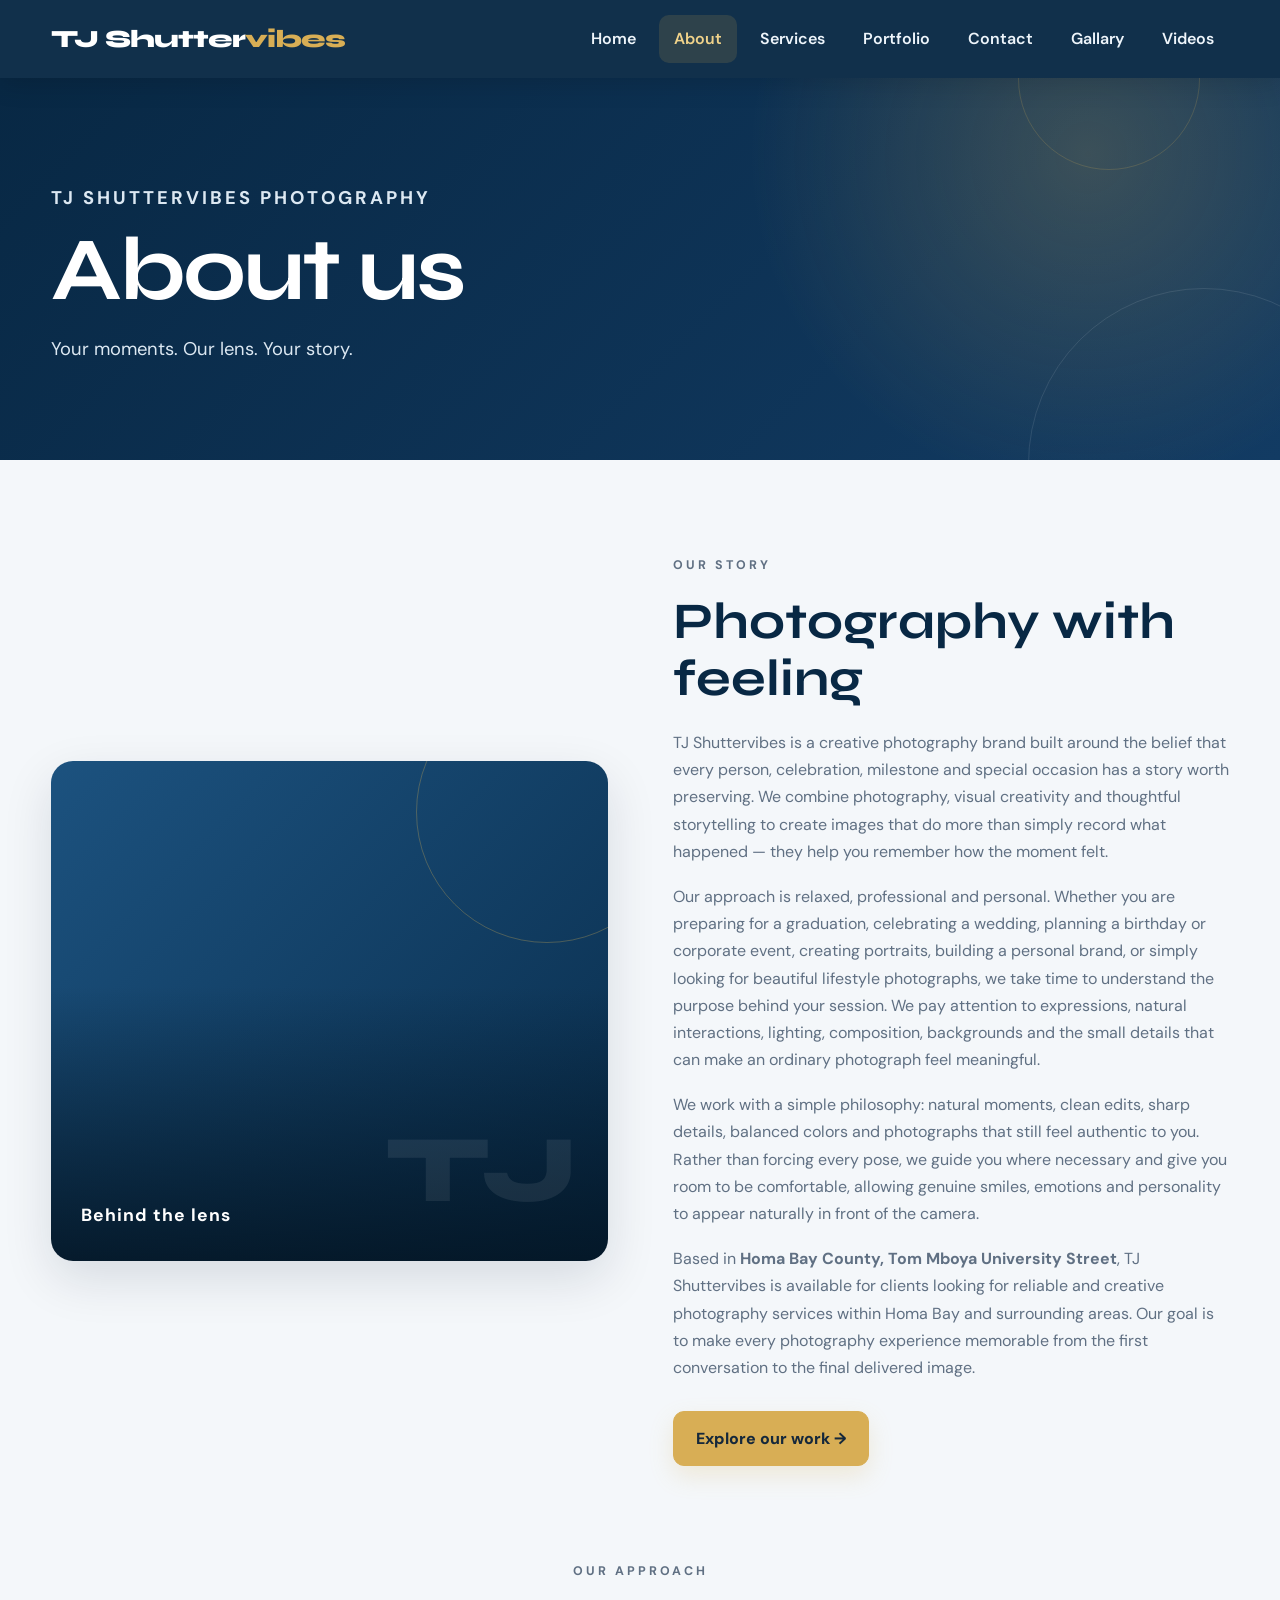
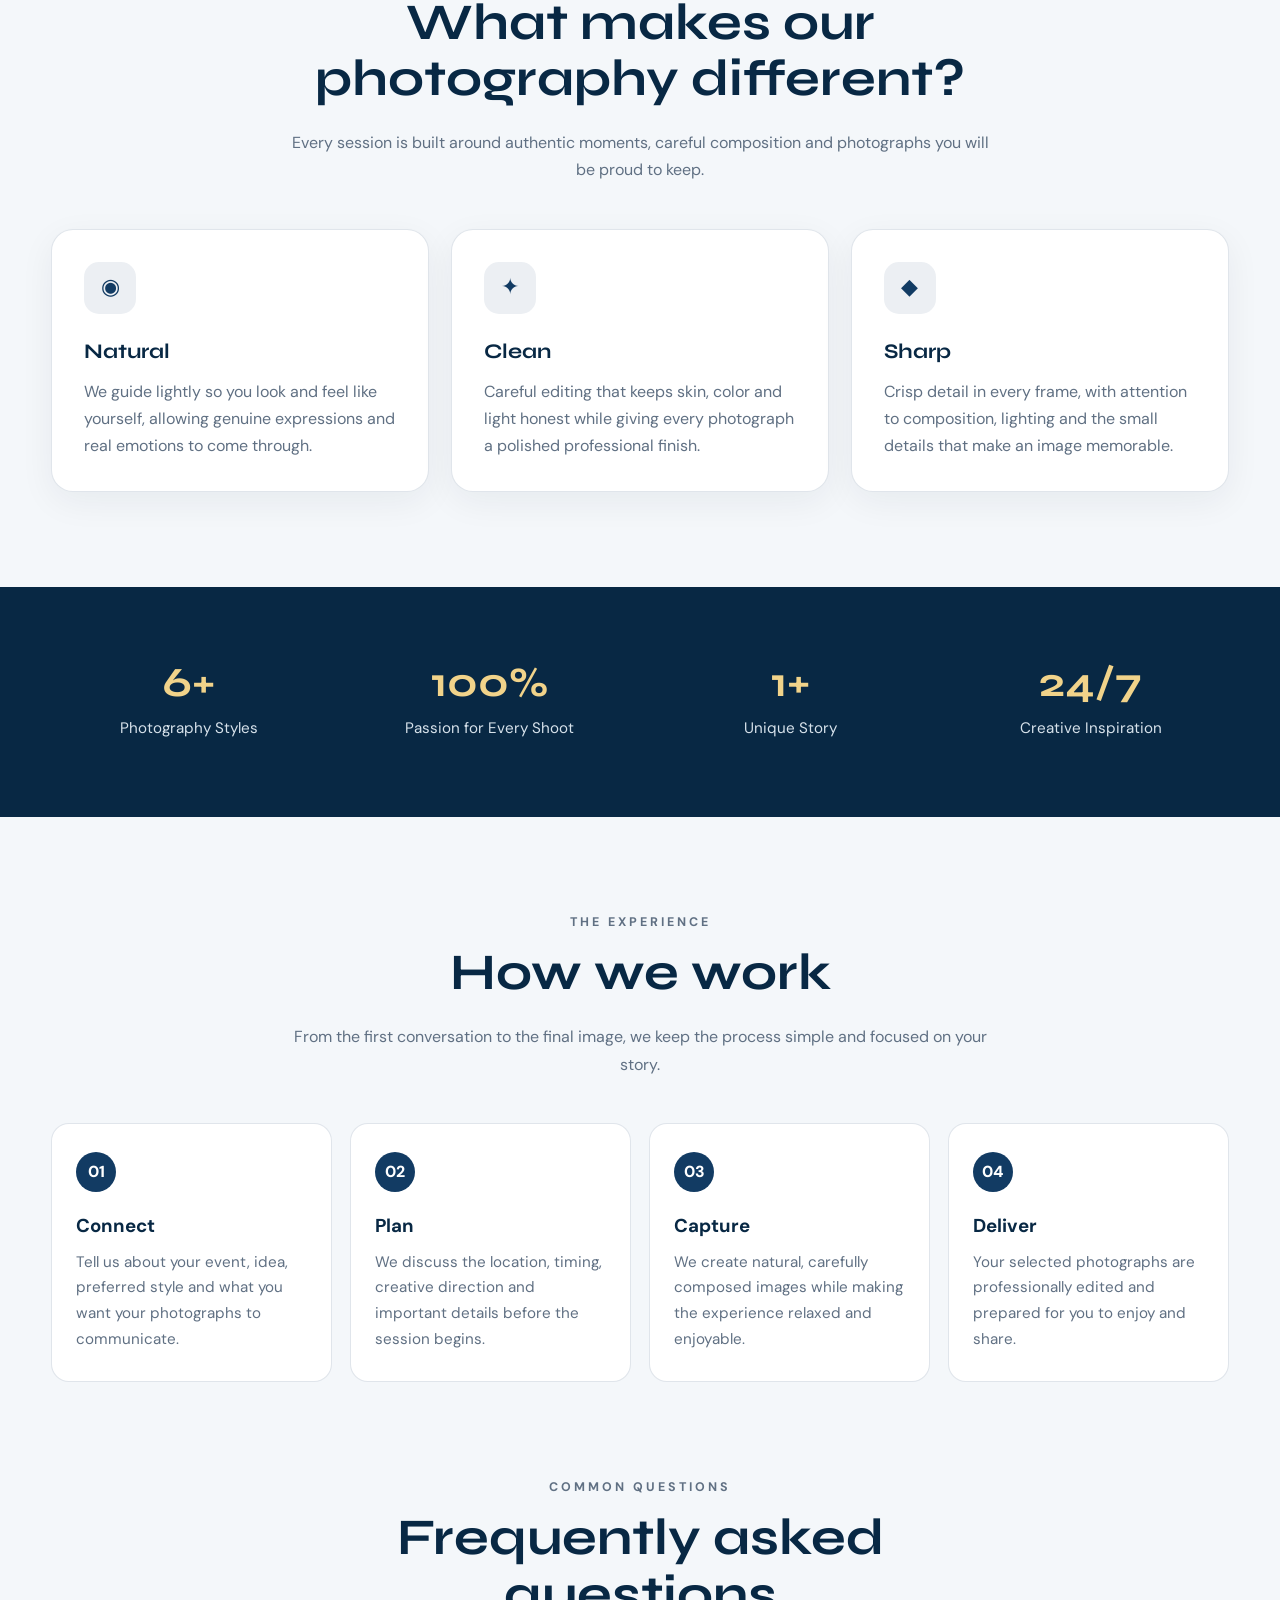
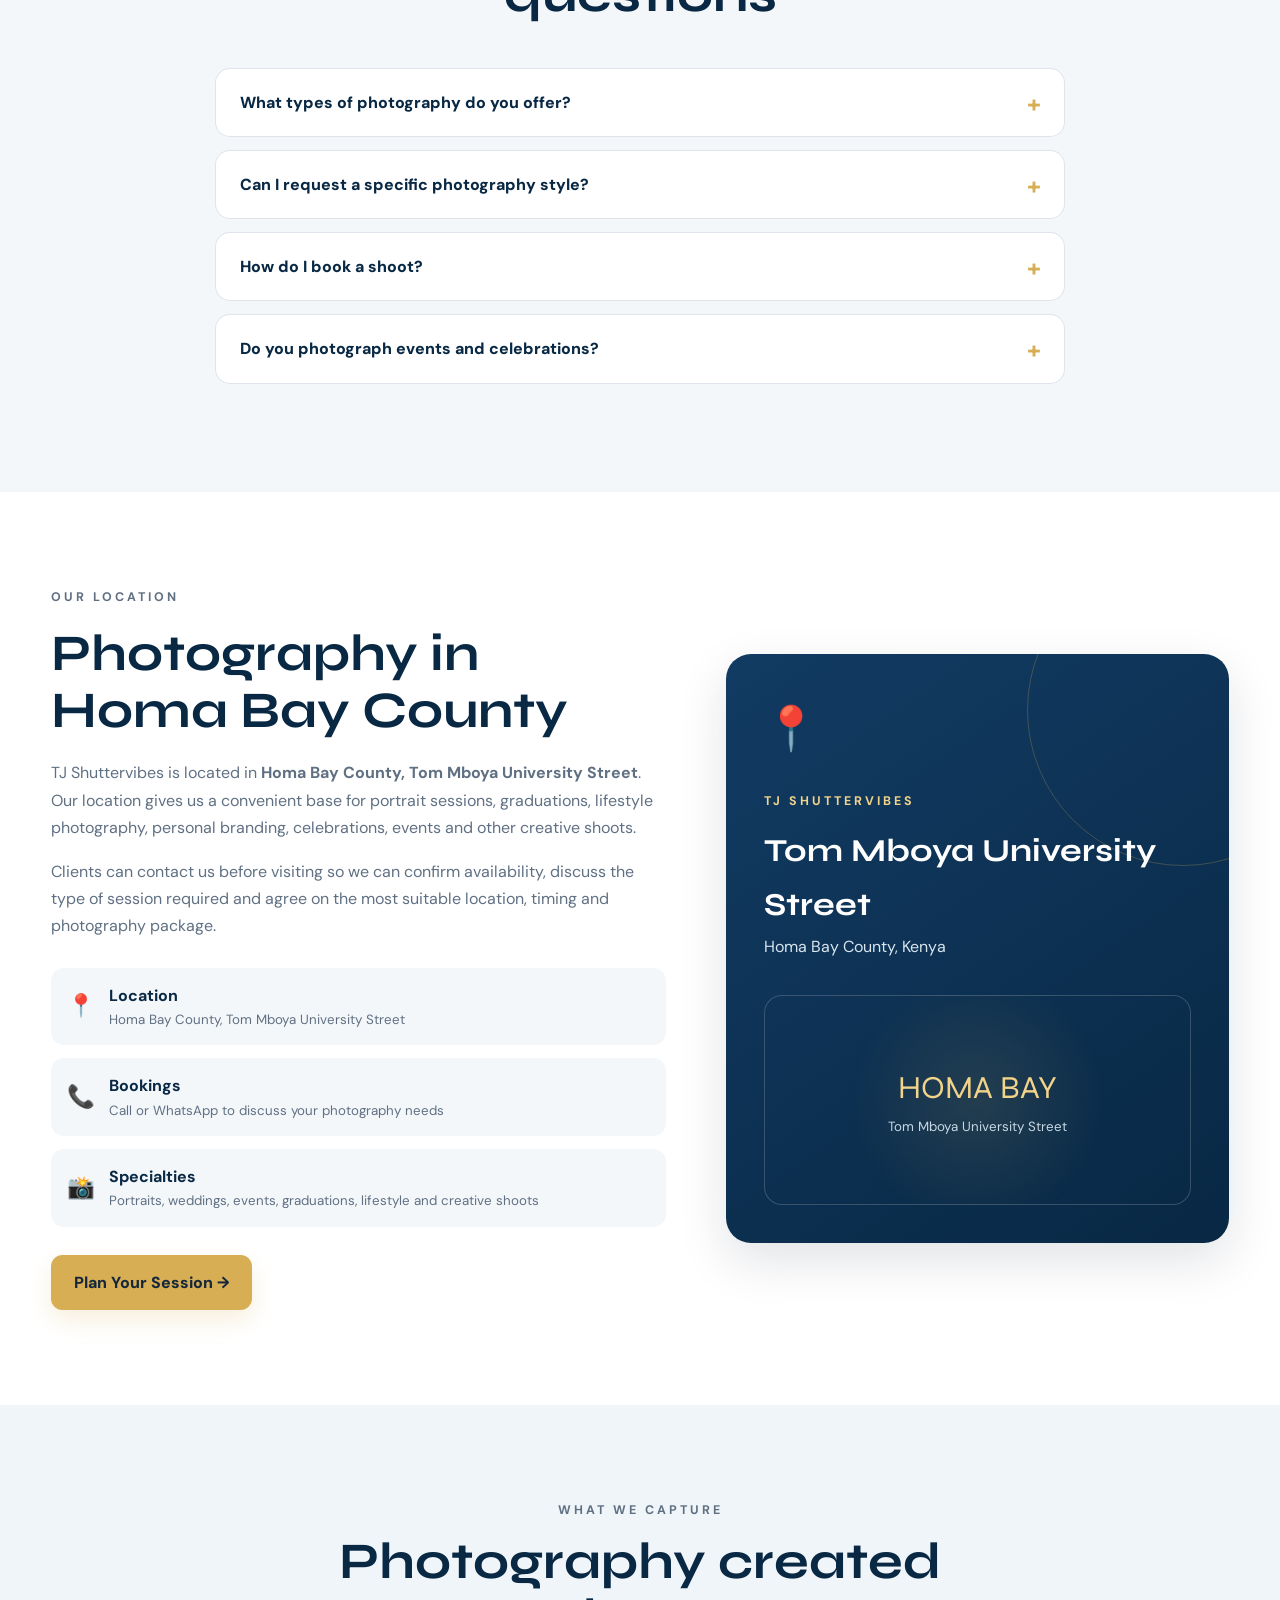
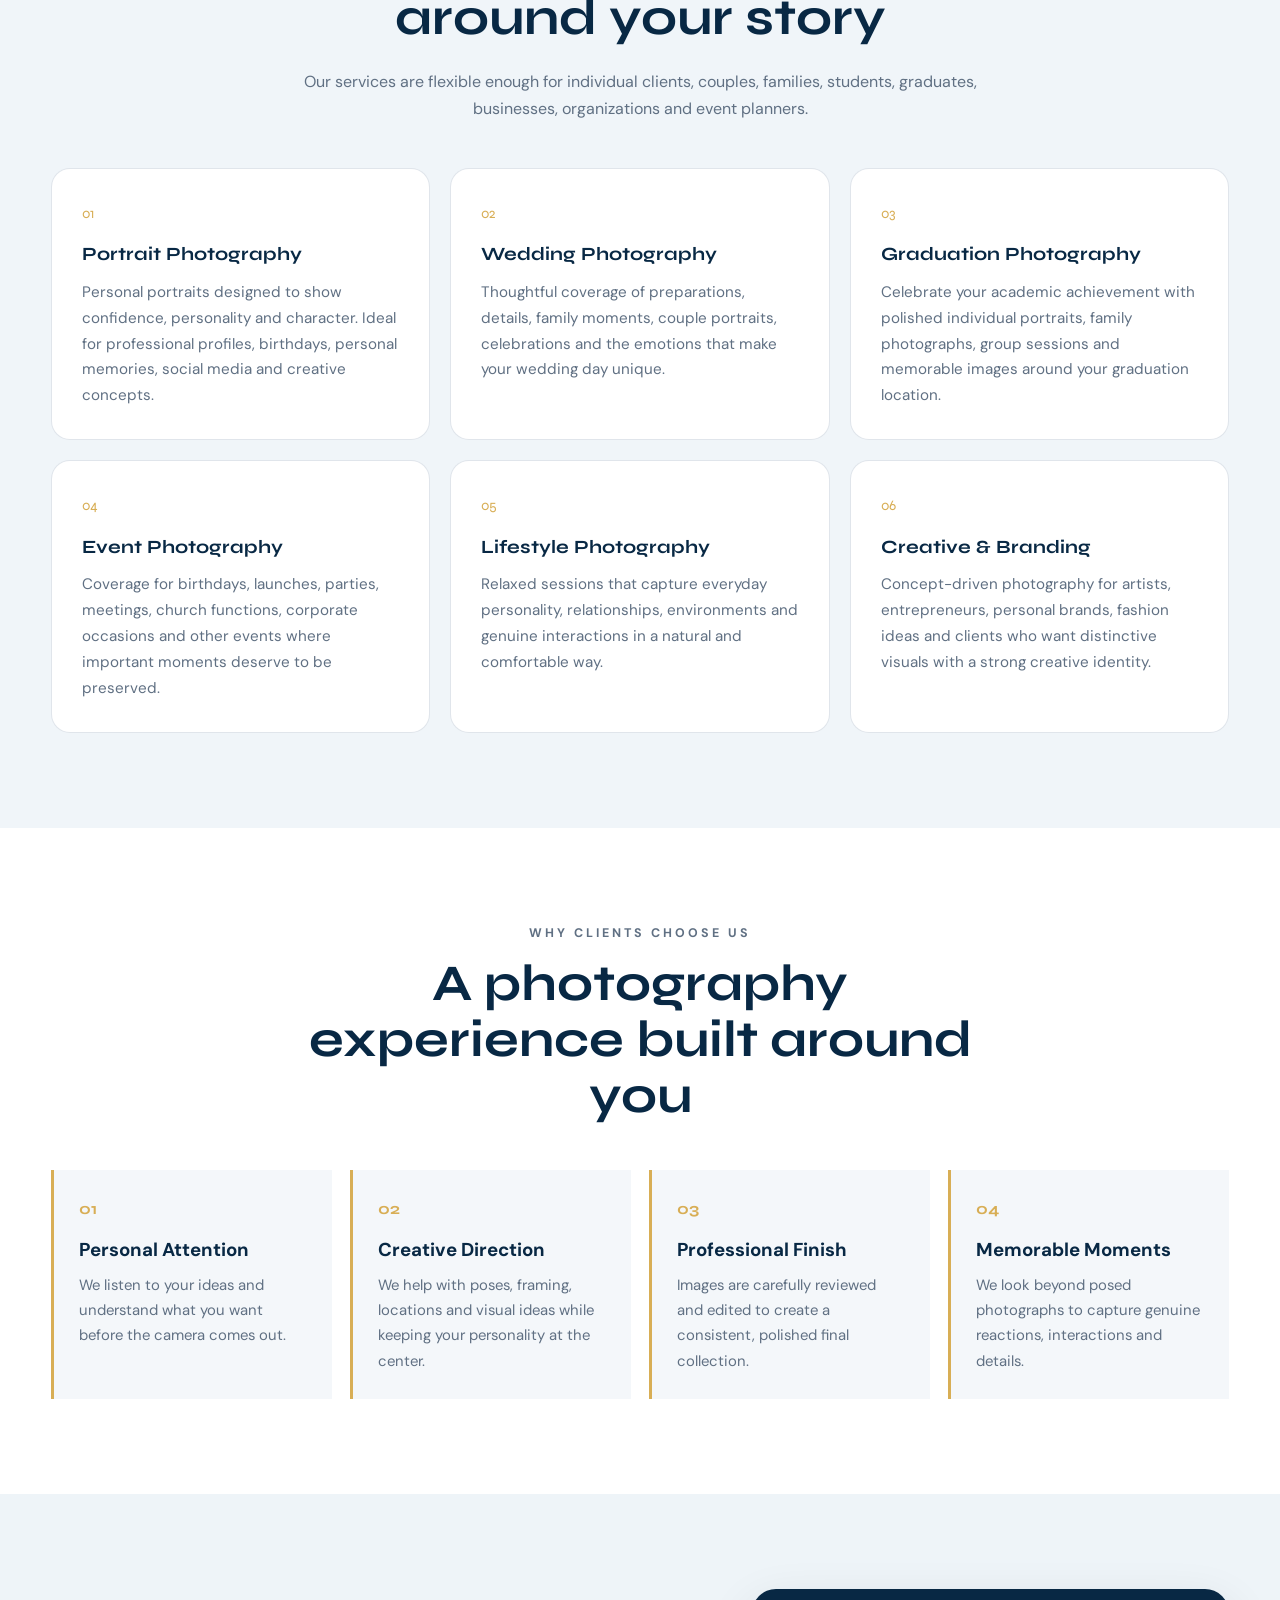
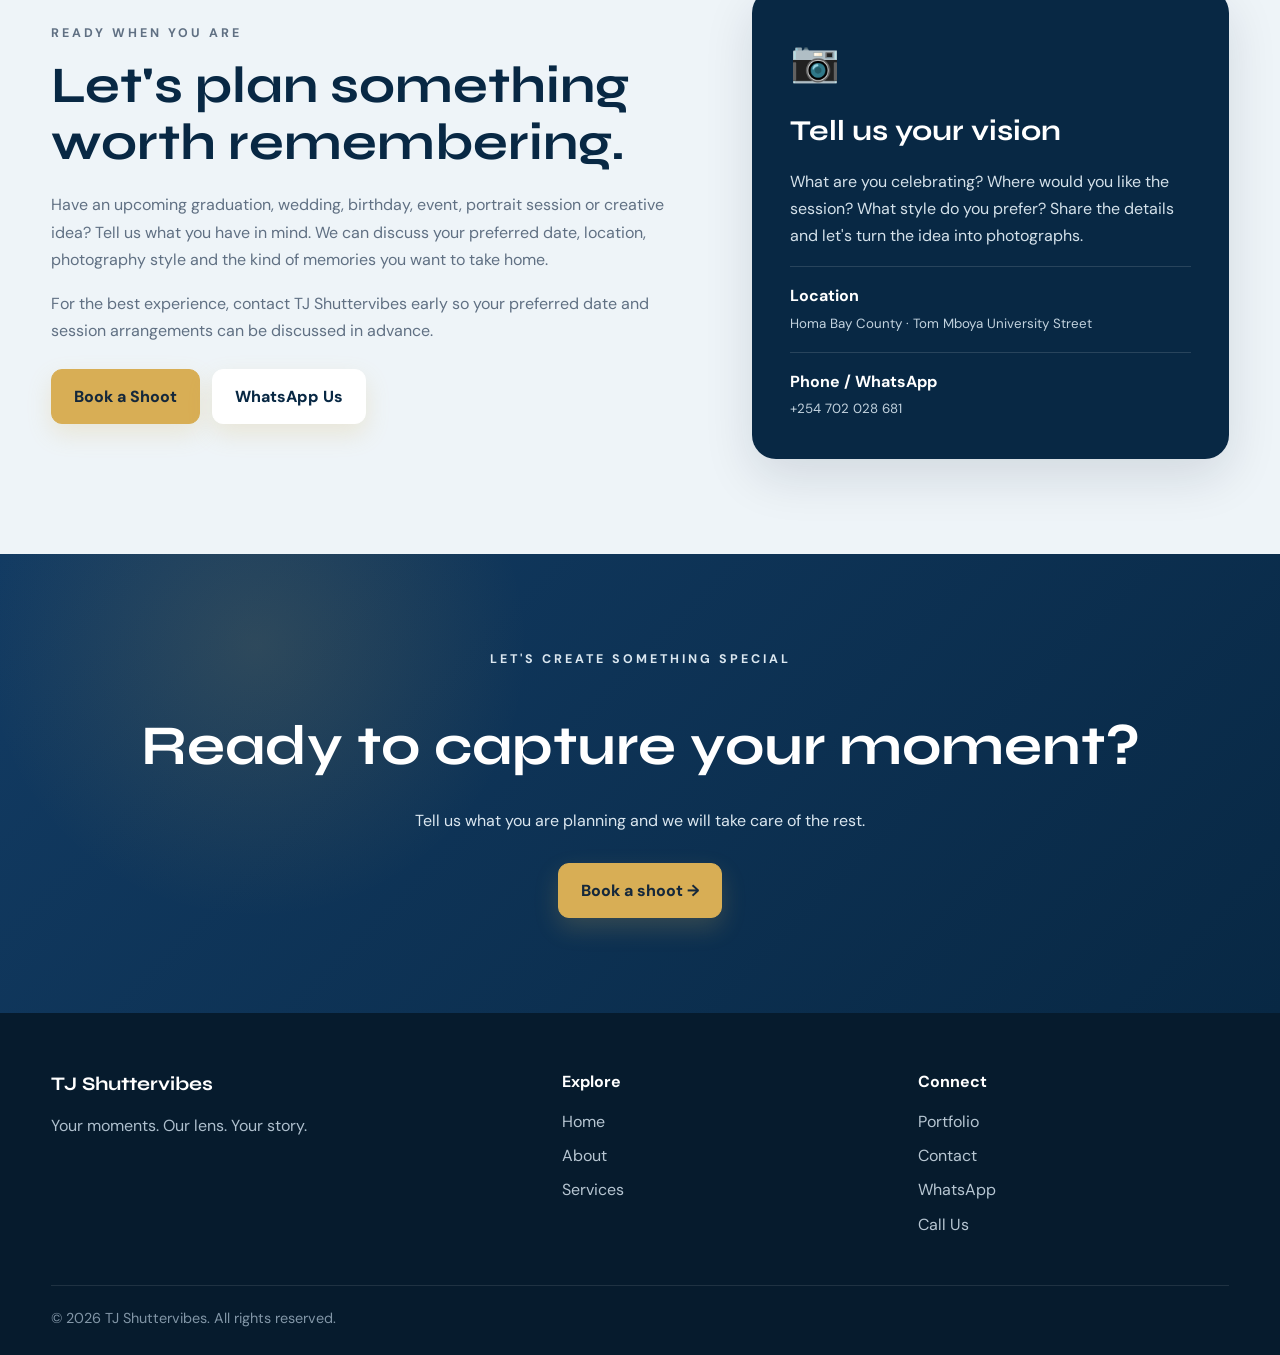
<file: about.html>
<!DOCTYPE html>
<html lang="en">
<head>
<meta charset="UTF-8">
<meta name="viewport" content="width=device-width, initial-scale=1.0">
<meta name="description" content="About TJ Shuttervibes — photography with feeling, creativity and authentic storytelling.">
<meta name="theme-color" content="#123b63">
<title>About | TJ Shuttervibes</title>

<link rel="preconnect" href="https://fonts.googleapis.com">
<link rel="preconnect" href="https://fonts.gstatic.com" crossorigin>
<link href="https://fonts.googleapis.com/css2?family=DM+Sans:wght@400;500;600;700&family=Syne:wght@700;800&display=swap" rel="stylesheet">

<style>
:root{
  --blue:#123b63;
  --blue-dark:#082844;
  --blue-deep:#061d31;
  --blue-light:#1c527f;
  --gold:#d8ae55;
  --gold-light:#f1d38a;
  --white:#fff;
  --soft:#f4f7fa;
  --text:#172536;
  --muted:#607083;
  --border:rgba(18,59,99,.13);
  --shadow:0 18px 50px rgba(5,27,46,.12);
  --radius:22px;
  --max:1180px;
}

*{box-sizing:border-box;margin:0;padding:0}
html{scroll-behavior:smooth}
body{
  font-family:"DM Sans",sans-serif;
  background:var(--soft);
  color:var(--text);
  line-height:1.7;
  overflow-x:hidden;
}
a{text-decoration:none;color:inherit}
img{max-width:100%;display:block}
.wrap{width:min(var(--max),92%);margin:auto}

/* HEADER */
header{
  position:sticky;
  top:0;
  z-index:1000;
  background:rgba(8,40,68,.96);
  backdrop-filter:blur(14px);
  box-shadow:0 5px 25px rgba(0,0,0,.15);
}
header .wrap{
  min-height:78px;
  display:flex;
  align-items:center;
  justify-content:space-between;
  gap:25px;
}
.logo{
  font-family:Syne,sans-serif;
  font-size:1.55rem;
  font-weight:800;
  color:#fff;
  letter-spacing:-1px;
}
.logo span{color:var(--gold)}
nav ul{list-style:none;display:flex;align-items:center;gap:8px}
nav a{
  display:block;
  padding:10px 15px;
  color:#eef5fb;
  border-radius:10px;
  font-weight:600;
  transition:.25s ease;
}
nav a:hover,nav a[aria-current="page"]{
  background:rgba(216,174,85,.15);
  color:var(--gold-light);
}
.menu{
  display:none;
  border:1px solid rgba(255,255,255,.2);
  background:transparent;
  color:#fff;
  padding:9px 14px;
  border-radius:10px;
  cursor:pointer;
  font-weight:700;
}

/* PAGE HERO */
.page-head{
  position:relative;
  overflow:hidden;
  color:#fff;
  padding:105px 0 95px;
  background:
    radial-gradient(circle at 85% 20%,rgba(216,174,85,.22),transparent 30%),
    linear-gradient(135deg,var(--blue-dark),var(--blue));
}
.page-head:before{
  content:"";
  position:absolute;
  width:350px;height:350px;
  border:1px solid rgba(255,255,255,.1);
  border-radius:50%;
  right:-100px;bottom:-180px;
}
.page-head:after{
  content:"";
  position:absolute;
  width:180px;height:180px;
  border:1px solid rgba(216,174,85,.2);
  border-radius:50%;
  right:80px;top:-90px;
}
.page-head .wrap{position:relative;z-index:2}
.eyebrow{
  color:var(--gold-light);
  text-transform:uppercase;
  letter-spacing:3px;
  font-size:.78rem;
  font-weight:700;
  margin-bottom:12px;
}
.page-head h1{
  font-family:Syne,sans-serif;
  font-size:clamp(3rem,7vw,5.8rem);
  line-height:1;
  letter-spacing:-3px;
  margin-bottom:18px;
}
.page-head p{font-size:1.15rem;color:#dce8f2;max-width:620px}

/* SECTIONS */
section{padding:95px 0}
.two{
  display:grid;
  grid-template-columns:1fr 1fr;
  gap:65px;
  align-items:center;
}
.ph{
  min-height:500px;
  border-radius:var(--radius);
  position:relative;
  overflow:hidden;
  display:flex;
  align-items:flex-end;
  padding:30px;
  color:#fff;
  background:
    linear-gradient(to top,rgba(3,20,34,.85),transparent 55%),
    linear-gradient(135deg,#1c527f,#092d4c);
  box-shadow:var(--shadow);
}
.ph:before,.ph:after{
  content:"";
  position:absolute;
  border:1px solid rgba(216,174,85,.3);
  border-radius:50%;
}
.ph:before{width:260px;height:260px;top:-80px;right:-70px}
.ph:after{width:140px;height:140px;bottom:70px;right:40px}
.ph.c:after{
  content:"TJ";
  border:0;
  width:auto;height:auto;
  font-family:Syne,sans-serif;
  font-size:6rem;
  font-weight:800;
  color:rgba(255,255,255,.08);
  right:30px;bottom:10px;
}
.ph::first-line{position:relative}
.ph{font-size:1.1rem;font-weight:700;letter-spacing:1px}
.prose h2,.section-heading h2{
  font-family:Syne,sans-serif;
  font-size:clamp(2rem,4vw,3.5rem);
  line-height:1.1;
  color:var(--blue-dark);
  margin-bottom:22px;
}
.prose p{color:var(--muted);margin-bottom:18px}
.prose p:last-child{margin-bottom:0}

/* BUTTONS */
.btn{
  display:inline-flex;
  align-items:center;
  justify-content:center;
  gap:8px;
  background:var(--gold);
  color:#15283b;
  padding:13px 22px;
  border-radius:11px;
  font-weight:800;
  border:1px solid var(--gold);
  transition:.25s ease;
  box-shadow:0 10px 25px rgba(216,174,85,.2);
}
.btn:hover{transform:translateY(-3px);background:var(--gold-light)}
.btn-outline{
  background:transparent;
  color:#fff;
  border-color:rgba(255,255,255,.45);
  box-shadow:none;
}

/* FEATURES */
.section-heading{text-align:center;max-width:700px;margin:0 auto 45px}
.section-heading p{color:var(--muted)}
.grid{
  display:grid;
  grid-template-columns:repeat(3,1fr);
  gap:22px;
}
.card{
  background:#fff;
  padding:32px;
  border:1px solid var(--border);
  border-radius:var(--radius);
  box-shadow:0 10px 35px rgba(10,35,55,.06);
  transition:.3s ease;
  position:relative;
  overflow:hidden;
}
.card:before{
  content:"";
  position:absolute;
  left:0;top:0;width:4px;height:0;
  background:var(--gold);
  transition:.3s ease;
}
.card:hover{transform:translateY(-8px);box-shadow:var(--shadow)}
.card:hover:before{height:100%}
.card-icon{
  width:52px;height:52px;
  display:grid;place-items:center;
  border-radius:15px;
  background:rgba(18,59,99,.08);
  color:var(--blue);
  font-size:1.35rem;
  margin-bottom:20px;
}
.card h3{
  font-family:Syne,sans-serif;
  font-size:1.3rem;
  color:var(--blue-dark);
  margin-bottom:9px;
}
.card p{color:var(--muted)}

/* STATS */
.stats{
  background:var(--blue-dark);
  color:#fff;
  padding:65px 0;
}
.stat-grid{
  display:grid;
  grid-template-columns:repeat(4,1fr);
  text-align:center;
  gap:25px;
}
.stat{padding:10px}
.stat strong{
  display:block;
  font-family:Syne,sans-serif;
  color:var(--gold-light);
  font-size:2.6rem;
  line-height:1;
  margin-bottom:10px;
}
.stat span{color:#d7e2eb;font-size:.95rem}

/* PROCESS */
.process-grid{
  display:grid;
  grid-template-columns:repeat(4,1fr);
  gap:18px;
  counter-reset:process;
}
.process-card{
  position:relative;
  padding:28px 24px;
  background:#fff;
  border-radius:18px;
  border:1px solid var(--border);
}
.process-card span{
  display:inline-grid;
  place-items:center;
  width:40px;height:40px;
  border-radius:50%;
  background:var(--blue);
  color:#fff;
  font-weight:800;
  margin-bottom:18px;
}
.process-card h3{color:var(--blue-dark);margin-bottom:8px}
.process-card p{color:var(--muted);font-size:.95rem}

/* FAQ */
.faq{max-width:850px;margin:auto}
details{
  background:#fff;
  border:1px solid var(--border);
  border-radius:15px;
  margin-bottom:13px;
  overflow:hidden;
}
summary{
  cursor:pointer;
  list-style:none;
  padding:20px 24px;
  font-weight:800;
  color:var(--blue-dark);
  position:relative;
  padding-right:55px;
}
summary::-webkit-details-marker{display:none}
summary:after{
  content:"+";
  position:absolute;
  right:23px;
  font-size:1.5rem;
  color:var(--gold);
  top:15px;
}
details[open] summary:after{content:"−"}
details p{padding:0 24px 22px;color:var(--muted)}

/* CTA */
.cta{
  color:#fff;
  text-align:center;
  background:
    radial-gradient(circle at 20% 20%,rgba(216,174,85,.15),transparent 25%),
    linear-gradient(135deg,var(--blue),var(--blue-dark));
}
.cta h2{
  font-family:Syne,sans-serif;
  font-size:clamp(2rem,5vw,3.5rem);
  margin-bottom:14px;
}
.cta p{color:#dbe7f0;max-width:650px;margin:0 auto 28px}

/* FOOTER */
footer{
  background:#061b2d;
  color:#aebfcd;
  padding:55px 0 25px;
}
.footer-main{
  display:grid;
  grid-template-columns:1.5fr 1fr 1fr;
  gap:45px;
}
footer strong{color:#fff;font-family:Syne,sans-serif;font-size:1.2rem}
footer p{margin-top:12px;max-width:360px}
.footer-links h4{color:#fff;margin-bottom:13px}
.footer-links a{display:block;margin:7px 0;color:#b7c6d2;transition:.2s}
.footer-links a:hover{color:var(--gold-light);padding-left:4px}
.copyright{
  border-top:1px solid rgba(255,255,255,.1);
  margin-top:40px;
  padding-top:20px;
  font-size:.9rem;
  color:#8296a7;
}

/* REVEAL ANIMATION */
.reveal{opacity:0;transform:translateY(25px);transition:.7s ease}
.reveal.visible{opacity:1;transform:none}

/* MOBILE */
@media(max-width:850px){
  header .wrap{min-height:70px}
  .menu{display:block}
  nav{
    position:absolute;
    left:4%;
    right:4%;
    top:78px;
    background:var(--blue-dark);
    border-radius:16px;
    padding:10px;
    box-shadow:0 20px 45px rgba(0,0,0,.25);
    display:none;
  }
  nav.open{display:block}
  nav ul{display:block}
  nav a{padding:13px 15px}
  .page-head{padding:80px 0 70px}
  .two{grid-template-columns:1fr;gap:40px}
  .ph{min-height:380px}
  .grid{grid-template-columns:1fr}
  .stat-grid{grid-template-columns:repeat(2,1fr)}
  .process-grid{grid-template-columns:repeat(2,1fr)}
  .footer-main{grid-template-columns:1fr 1fr}
}

@media(max-width:560px){
  section{padding:70px 0}
  .page-head h1{font-size:3.2rem;letter-spacing:-2px}
  .ph{min-height:300px}
  .stat-grid,.process-grid,.footer-main{grid-template-columns:1fr}
  .card{padding:26px}
  .logo{font-size:1.3rem}
}

/* Accessibility */
:focus-visible{outline:3px solid var(--gold-light);outline-offset:3px}
@media(prefers-reduced-motion:reduce){
  *{scroll-behavior:auto!important;transition:none!important;animation:none!important}
  .reveal{opacity:1;transform:none}
}

/* EXPANDED ABOUT FEATURES */
.location-section{background:#fff}
.location-grid{display:grid;grid-template-columns:1.1fr .9fr;gap:60px;align-items:center}
.location-copy h2,.booking-copy h2{
  font-family:Syne,sans-serif;color:var(--blue-dark);
  font-size:clamp(2rem,4vw,3.4rem);line-height:1.12;margin-bottom:20px
}
.location-copy>p,.booking-copy>p{color:var(--muted);margin-bottom:17px}
.location-details{margin:28px 0;display:grid;gap:13px}
.location-details>div{display:flex;gap:14px;align-items:center;padding:14px 16px;background:var(--soft);border-radius:13px}
.location-details span{font-size:1.4rem}
.location-details strong,.location-details small{display:block}
.location-details strong{color:var(--blue-dark)}
.location-details small{color:var(--muted)}
.location-card{
  min-height:480px;padding:38px;border-radius:25px;color:#fff;
  background:linear-gradient(145deg,var(--blue),var(--blue-dark));
  box-shadow:var(--shadow);position:relative;overflow:hidden
}
.location-card:after{
  content:"";position:absolute;width:310px;height:310px;border:1px solid rgba(216,174,85,.25);
  border-radius:50%;right:-110px;top:-100px
}
.location-card h3{font-family:Syne,sans-serif;font-size:2rem;position:relative;z-index:2}
.location-card>p:not(.eyebrow){color:#d8e5ee;position:relative;z-index:2}
.location-pin{font-size:2.7rem;margin-bottom:25px;position:relative;z-index:2}
.map-placeholder{
  height:210px;margin-top:35px;border:1px solid rgba(255,255,255,.18);border-radius:18px;
  display:flex;flex-direction:column;align-items:center;justify-content:center;
  background:radial-gradient(circle,rgba(216,174,85,.12),transparent 55%);
  text-align:center;position:relative;z-index:2
}
.map-placeholder span{font-family:Syne,sans-serif;font-size:2rem;color:var(--gold-light)}
.map-placeholder small{color:#c8d8e4}
.services-rich{background:#f0f5f9}
.rich-grid{display:grid;grid-template-columns:repeat(3,1fr);gap:20px}
.rich-card{
  background:#fff;border-radius:19px;padding:30px;border:1px solid var(--border);
  position:relative;overflow:hidden;transition:.3s
}
.rich-card:hover{transform:translateY(-7px);box-shadow:var(--shadow)}
.rich-card>span{font-family:Syne,sans-serif;color:var(--gold);font-size:.9rem}
.rich-card h3{color:var(--blue-dark);font-family:Syne,sans-serif;margin:13px 0 9px}
.rich-card p{color:var(--muted);font-size:.95rem}
.why-section{background:#fff}
.why-grid{display:grid;grid-template-columns:repeat(4,1fr);gap:18px}
.why-item{padding:25px;border-left:3px solid var(--gold);background:var(--soft)}
.why-item b{color:var(--gold);font-family:Syne,sans-serif}
.why-item h3{color:var(--blue-dark);margin:12px 0 7px}
.why-item p{color:var(--muted);font-size:.93rem}
.booking-section{background:#eef4f8}
.booking-grid{display:grid;grid-template-columns:1.15fr .85fr;gap:55px;align-items:center}
.booking-copy .eyebrow{margin-bottom:12px}
.booking-actions{display:flex;gap:12px;flex-wrap:wrap;margin-top:25px}
.whatsapp{background:#fff;color:var(--blue-dark);border-color:#fff}
.booking-box{
  background:var(--blue-dark);color:#fff;padding:38px;border-radius:24px;
  box-shadow:var(--shadow)
}
.booking-box>span{font-size:2.5rem}
.booking-box h3{font-family:Syne,sans-serif;font-size:1.8rem;margin:12px 0}
.booking-box>p{color:#d4e1ea}
.booking-line{border-top:1px solid rgba(255,255,255,.13);padding-top:15px;margin-top:17px}
.booking-line strong,.booking-line small{display:block}
.booking-line small{color:#c2d2de;margin-top:3px}

@media(max-width:850px){
  .location-grid,.booking-grid{grid-template-columns:1fr}
  .rich-grid{grid-template-columns:1fr 1fr}
  .why-grid{grid-template-columns:1fr 1fr}
}
@media(max-width:560px){
  .rich-grid,.why-grid{grid-template-columns:1fr}
  .location-card{min-height:400px;padding:28px}
}

</style>
</head>

<body>

<header>
  <div class="wrap">
    <a class="logo" href="index.html" aria-label="TJ Shuttervibes Home">
      TJ Shutter<span>vibes</span>
    </a>

    <button class="menu" id="menuButton" aria-expanded="false" aria-controls="mainNav">
      Menu
    </button>

    <nav id="mainNav" aria-label="Main navigation">
      <ul>
        <li><a href="index.html">Home</a></li>
        <li><a href="about.html" aria-current="page">About</a></li>
        <li><a href="services.html">Services</a></li>
        <li><a href="portfolio.html">Portfolio</a></li>
        <li><a href="contact.html">Contact</a></li>
        <li><a href="gallary.html">Gallary</a></li>
        <li><a href="videos.html">Videos</a></li>
      </ul>
    </nav>
  </div>
</header>

<main>

<section class="page-head">
  <div class="wrap">
    <p class="eyebrow">TJ SHUTTERVIBES PHOTOGRAPHY</p>
    <h1>About us</h1>
    <p>Your moments. Our lens. Your story.</p>
  </div>
</section>

<section>
  <div class="wrap two reveal">
    <div class="ph c" aria-label="Behind the lens">
      Behind the lens
    </div>

    <div class="prose">
      <p class="eyebrow">OUR STORY</p>
      <h2>Photography with feeling</h2>
      <p>TJ Shuttervibes is a creative photography brand built around the belief that every person, celebration, milestone and special occasion has a story worth preserving. We combine photography, visual creativity and thoughtful storytelling to create images that do more than simply record what happened — they help you remember how the moment felt.</p>
      <p>Our approach is relaxed, professional and personal. Whether you are preparing for a graduation, celebrating a wedding, planning a birthday or corporate event, creating portraits, building a personal brand, or simply looking for beautiful lifestyle photographs, we take time to understand the purpose behind your session. We pay attention to expressions, natural interactions, lighting, composition, backgrounds and the small details that can make an ordinary photograph feel meaningful.</p>
      <p>We work with a simple philosophy: natural moments, clean edits, sharp details, balanced colors and photographs that still feel authentic to you. Rather than forcing every pose, we guide you where necessary and give you room to be comfortable, allowing genuine smiles, emotions and personality to appear naturally in front of the camera.</p>
      <p>Based in <strong>Homa Bay County, Tom Mboya University Street</strong>, TJ Shuttervibes is available for clients looking for reliable and creative photography services within Homa Bay and surrounding areas. Our goal is to make every photography experience memorable from the first conversation to the final delivered image.</p>
      <a class="btn" href="portfolio.html" style="margin-top:12px">Explore our work →</a>
    </div>
  </div>
</section>

<section style="padding-top:0">
  <div class="wrap">
    <div class="section-heading reveal">
      <p class="eyebrow">OUR APPROACH</p>
      <h2>What makes our photography different?</h2>
      <p>Every session is built around authentic moments, careful composition and photographs you will be proud to keep.</p>
    </div>

    <div class="grid">
      <article class="card reveal">
        <div class="card-icon">◉</div>
        <h3>Natural</h3>
        <p>We guide lightly so you look and feel like yourself, allowing genuine expressions and real emotions to come through.</p>
      </article>

      <article class="card reveal">
        <div class="card-icon">✦</div>
        <h3>Clean</h3>
        <p>Careful editing that keeps skin, color and light honest while giving every photograph a polished professional finish.</p>
      </article>

      <article class="card reveal">
        <div class="card-icon">◆</div>
        <h3>Sharp</h3>
        <p>Crisp detail in every frame, with attention to composition, lighting and the small details that make an image memorable.</p>
      </article>
    </div>
  </div>
</section>

<section class="stats">
  <div class="wrap">
    <div class="stat-grid">
      <div class="stat reveal"><strong data-count="6">0</strong><span>Photography Styles</span></div>
      <div class="stat reveal"><strong data-count="100">0</strong><span>Passion for Every Shoot</span></div>
      <div class="stat reveal"><strong data-count="1">0</strong><span>Unique Story</span></div>
      <div class="stat reveal"><strong>24/7</strong><span>Creative Inspiration</span></div>
    </div>
  </div>
</section>

<section>
  <div class="wrap">
    <div class="section-heading reveal">
      <p class="eyebrow">THE EXPERIENCE</p>
      <h2>How we work</h2>
      <p>From the first conversation to the final image, we keep the process simple and focused on your story.</p>
    </div>

    <div class="process-grid">
      <article class="process-card reveal">
        <span>01</span>
        <h3>Connect</h3>
        <p>Tell us about your event, idea, preferred style and what you want your photographs to communicate.</p>
      </article>

      <article class="process-card reveal">
        <span>02</span>
        <h3>Plan</h3>
        <p>We discuss the location, timing, creative direction and important details before the session begins.</p>
      </article>

      <article class="process-card reveal">
        <span>03</span>
        <h3>Capture</h3>
        <p>We create natural, carefully composed images while making the experience relaxed and enjoyable.</p>
      </article>

      <article class="process-card reveal">
        <span>04</span>
        <h3>Deliver</h3>
        <p>Your selected photographs are professionally edited and prepared for you to enjoy and share.</p>
      </article>
    </div>
  </div>
</section>

<section style="padding-top:0">
  <div class="wrap">
    <div class="section-heading reveal">
      <p class="eyebrow">COMMON QUESTIONS</p>
      <h2>Frequently asked questions</h2>
    </div>

    <div class="faq">
      <details class="reveal">
        <summary>What types of photography do you offer?</summary>
        <p>We work across portraits, weddings, events, graduations, lifestyle sessions, personal branding and creative photography.</p>
      </details>

      <details class="reveal">
        <summary>Can I request a specific photography style?</summary>
        <p>Yes. Share your preferred mood, references, location and ideas with us so the session can be planned around your vision.</p>
      </details>

      <details class="reveal">
        <summary>How do I book a shoot?</summary>
        <p>Use the Contact page to send your details and preferred date, or contact TJ Shuttervibes directly through the available communication options.</p>
      </details>

      <details class="reveal">
        <summary>Do you photograph events and celebrations?</summary>
        <p>Yes. Our photography services can cover celebrations and events, with an approach focused on preserving genuine moments and important details.</p>
      </details>
    </div>
  </div>
</section>


<section class="location-section">
  <div class="wrap location-grid">
    <div class="location-copy reveal">
      <p class="eyebrow">OUR LOCATION</p>
      <h2>Photography in Homa Bay County</h2>
      <p>TJ Shuttervibes is located in <strong>Homa Bay County, Tom Mboya University Street</strong>. Our location gives us a convenient base for portrait sessions, graduations, lifestyle photography, personal branding, celebrations, events and other creative shoots.</p>
      <p>Clients can contact us before visiting so we can confirm availability, discuss the type of session required and agree on the most suitable location, timing and photography package.</p>
      <div class="location-details">
        <div><span>📍</span><div><strong>Location</strong><small>Homa Bay County, Tom Mboya University Street</small></div></div>
        <div><span>📞</span><div><strong>Bookings</strong><small>Call or WhatsApp to discuss your photography needs</small></div></div>
        <div><span>📸</span><div><strong>Specialties</strong><small>Portraits, weddings, events, graduations, lifestyle and creative shoots</small></div></div>
      </div>
      <a class="btn" href="contact.html">Plan Your Session →</a>
    </div>

    <div class="location-card reveal">
      <div class="location-pin">📍</div>
      <p class="eyebrow">TJ SHUTTERVIBES</p>
      <h3>Tom Mboya University Street</h3>
      <p>Homa Bay County, Kenya</p>
      <div class="map-placeholder">
        <span>HOMA BAY</span>
        <small>Tom Mboya University Street</small>
      </div>
    </div>
  </div>
</section>

<section class="services-rich">
  <div class="wrap">
    <div class="section-heading reveal">
      <p class="eyebrow">WHAT WE CAPTURE</p>
      <h2>Photography created around your story</h2>
      <p>Our services are flexible enough for individual clients, couples, families, students, graduates, businesses, organizations and event planners.</p>
    </div>
    <div class="rich-grid">
      <article class="rich-card reveal"><span>01</span><h3>Portrait Photography</h3><p>Personal portraits designed to show confidence, personality and character. Ideal for professional profiles, birthdays, personal memories, social media and creative concepts.</p></article>
      <article class="rich-card reveal"><span>02</span><h3>Wedding Photography</h3><p>Thoughtful coverage of preparations, details, family moments, couple portraits, celebrations and the emotions that make your wedding day unique.</p></article>
      <article class="rich-card reveal"><span>03</span><h3>Graduation Photography</h3><p>Celebrate your academic achievement with polished individual portraits, family photographs, group sessions and memorable images around your graduation location.</p></article>
      <article class="rich-card reveal"><span>04</span><h3>Event Photography</h3><p>Coverage for birthdays, launches, parties, meetings, church functions, corporate occasions and other events where important moments deserve to be preserved.</p></article>
      <article class="rich-card reveal"><span>05</span><h3>Lifestyle Photography</h3><p>Relaxed sessions that capture everyday personality, relationships, environments and genuine interactions in a natural and comfortable way.</p></article>
      <article class="rich-card reveal"><span>06</span><h3>Creative & Branding</h3><p>Concept-driven photography for artists, entrepreneurs, personal brands, fashion ideas and clients who want distinctive visuals with a strong creative identity.</p></article>
    </div>
  </div>
</section>

<section class="why-section">
  <div class="wrap">
    <div class="section-heading reveal">
      <p class="eyebrow">WHY CLIENTS CHOOSE US</p>
      <h2>A photography experience built around you</h2>
    </div>
    <div class="why-grid">
      <div class="why-item reveal"><b>01</b><h3>Personal Attention</h3><p>We listen to your ideas and understand what you want before the camera comes out.</p></div>
      <div class="why-item reveal"><b>02</b><h3>Creative Direction</h3><p>We help with poses, framing, locations and visual ideas while keeping your personality at the center.</p></div>
      <div class="why-item reveal"><b>03</b><h3>Professional Finish</h3><p>Images are carefully reviewed and edited to create a consistent, polished final collection.</p></div>
      <div class="why-item reveal"><b>04</b><h3>Memorable Moments</h3><p>We look beyond posed photographs to capture genuine reactions, interactions and details.</p></div>
    </div>
  </div>
</section>

<section class="booking-section">
  <div class="wrap booking-grid">
    <div class="booking-copy reveal">
      <p class="eyebrow">READY WHEN YOU ARE</p>
      <h2>Let's plan something worth remembering.</h2>
      <p>Have an upcoming graduation, wedding, birthday, event, portrait session or creative idea? Tell us what you have in mind. We can discuss your preferred date, location, photography style and the kind of memories you want to take home.</p>
      <p>For the best experience, contact TJ Shuttervibes early so your preferred date and session arrangements can be discussed in advance.</p>
      <div class="booking-actions">
        <a class="btn" href="contact.html">Book a Shoot</a>
        <a class="btn whatsapp" href="https://wa.me/254702028681" target="_blank" rel="noopener">WhatsApp Us</a>
      </div>
    </div>
    <div class="booking-box reveal">
      <span>📷</span>
      <h3>Tell us your vision</h3>
      <p>What are you celebrating? Where would you like the session? What style do you prefer? Share the details and let's turn the idea into photographs.</p>
      <div class="booking-line"><strong>Location</strong><small>Homa Bay County · Tom Mboya University Street</small></div>
      <div class="booking-line"><strong>Phone / WhatsApp</strong><small>+254 702 028 681</small></div>
    </div>
  </div>
</section>

<section class="cta">
  <div class="wrap reveal">
    <p class="eyebrow">LET'S CREATE SOMETHING SPECIAL</p>
    <h2>Ready to capture your moment?</h2>
    <p>Tell us what you are planning and we will take care of the rest.</p>
    <a class="btn" href="contact.html">Book a shoot →</a>
  </div>
</section>

</main>

<footer>
  <div class="wrap footer-main">
    <div>
      <strong>TJ Shuttervibes</strong>
      <p>Your moments. Our lens. Your story.</p>
    </div>

    <div class="footer-links">
      <h4>Explore</h4>
      <a href="index.html">Home</a>
      <a href="about.html">About</a>
      <a href="services.html">Services</a>
    </div>

    <div class="footer-links">
      <h4>Connect</h4>
      <a href="portfolio.html">Portfolio</a>
      <a href="contact.html">Contact</a>
      <a href="https://wa.me/254702028681" target="_blank" rel="noopener">WhatsApp</a>
      <a href="tel:+254702028681">Call Us</a>
    </div>
  </div>

  <div class="wrap copyright">
    &copy; 2026 TJ Shuttervibes. All rights reserved.
  </div>
</footer>

<script>
const menuButton = document.getElementById("menuButton");
const mainNav = document.getElementById("mainNav");

menuButton.addEventListener("click", () => {
  const open = mainNav.classList.toggle("open");
  menuButton.setAttribute("aria-expanded", open);
  menuButton.textContent = open ? "Close" : "Menu";
});

mainNav.querySelectorAll("a").forEach(link => {
  link.addEventListener("click", () => {
    mainNav.classList.remove("open");
    menuButton.setAttribute("aria-expanded", "false");
    menuButton.textContent = "Menu";
  });
});

document.addEventListener("click", event => {
  if (!event.target.closest("header") && mainNav.classList.contains("open")) {
    mainNav.classList.remove("open");
    menuButton.setAttribute("aria-expanded", "false");
    menuButton.textContent = "Menu";
  }
});

document.addEventListener("keydown", event => {
  if (event.key === "Escape") {
    mainNav.classList.remove("open");
    menuButton.setAttribute("aria-expanded", "false");
    menuButton.textContent = "Menu";
  }
});

const revealItems = document.querySelectorAll(".reveal");

const observer = new IntersectionObserver(entries => {
  entries.forEach(entry => {
    if (entry.isIntersecting) {
      entry.target.classList.add("visible");
      observer.unobserve(entry.target);
    }
  });
}, {threshold:0.12});

revealItems.forEach(item => observer.observe(item));

const counters = document.querySelectorAll("[data-count]");
const counterObserver = new IntersectionObserver(entries => {
  entries.forEach(entry => {
    if (!entry.isIntersecting) return;

    const el = entry.target;
    const target = Number(el.dataset.count);
    const duration = 1200;
    const start = performance.now();

    function update(now) {
      const progress = Math.min((now - start) / duration, 1);
      el.textContent = Math.floor(progress * target);
      if (progress < 1) requestAnimationFrame(update);
      else el.textContent = target + (target === 100 ? "%" : "+");
    }

    requestAnimationFrame(update);
    counterObserver.unobserve(el);
  });
}, {threshold:0.8});

counters.forEach(counter => counterObserver.observe(counter));
</script>

</body>
</html>
</file>
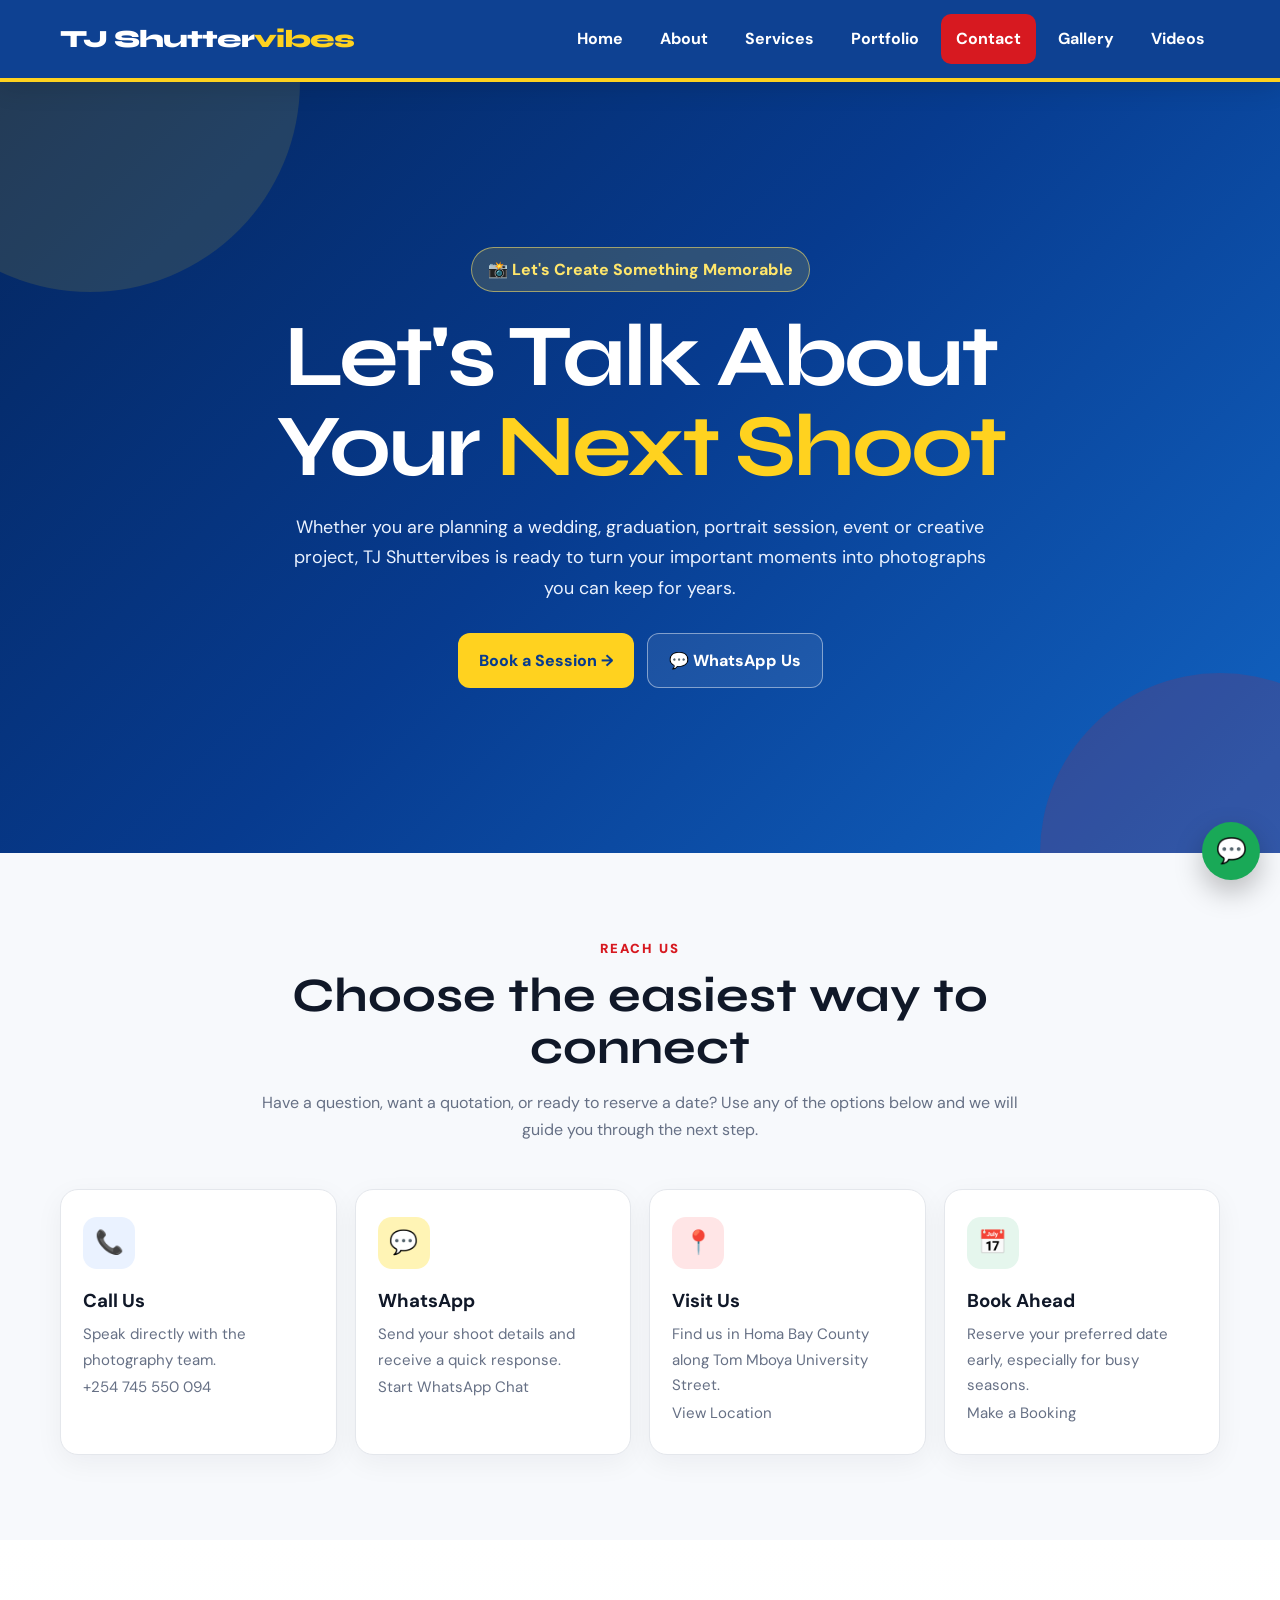
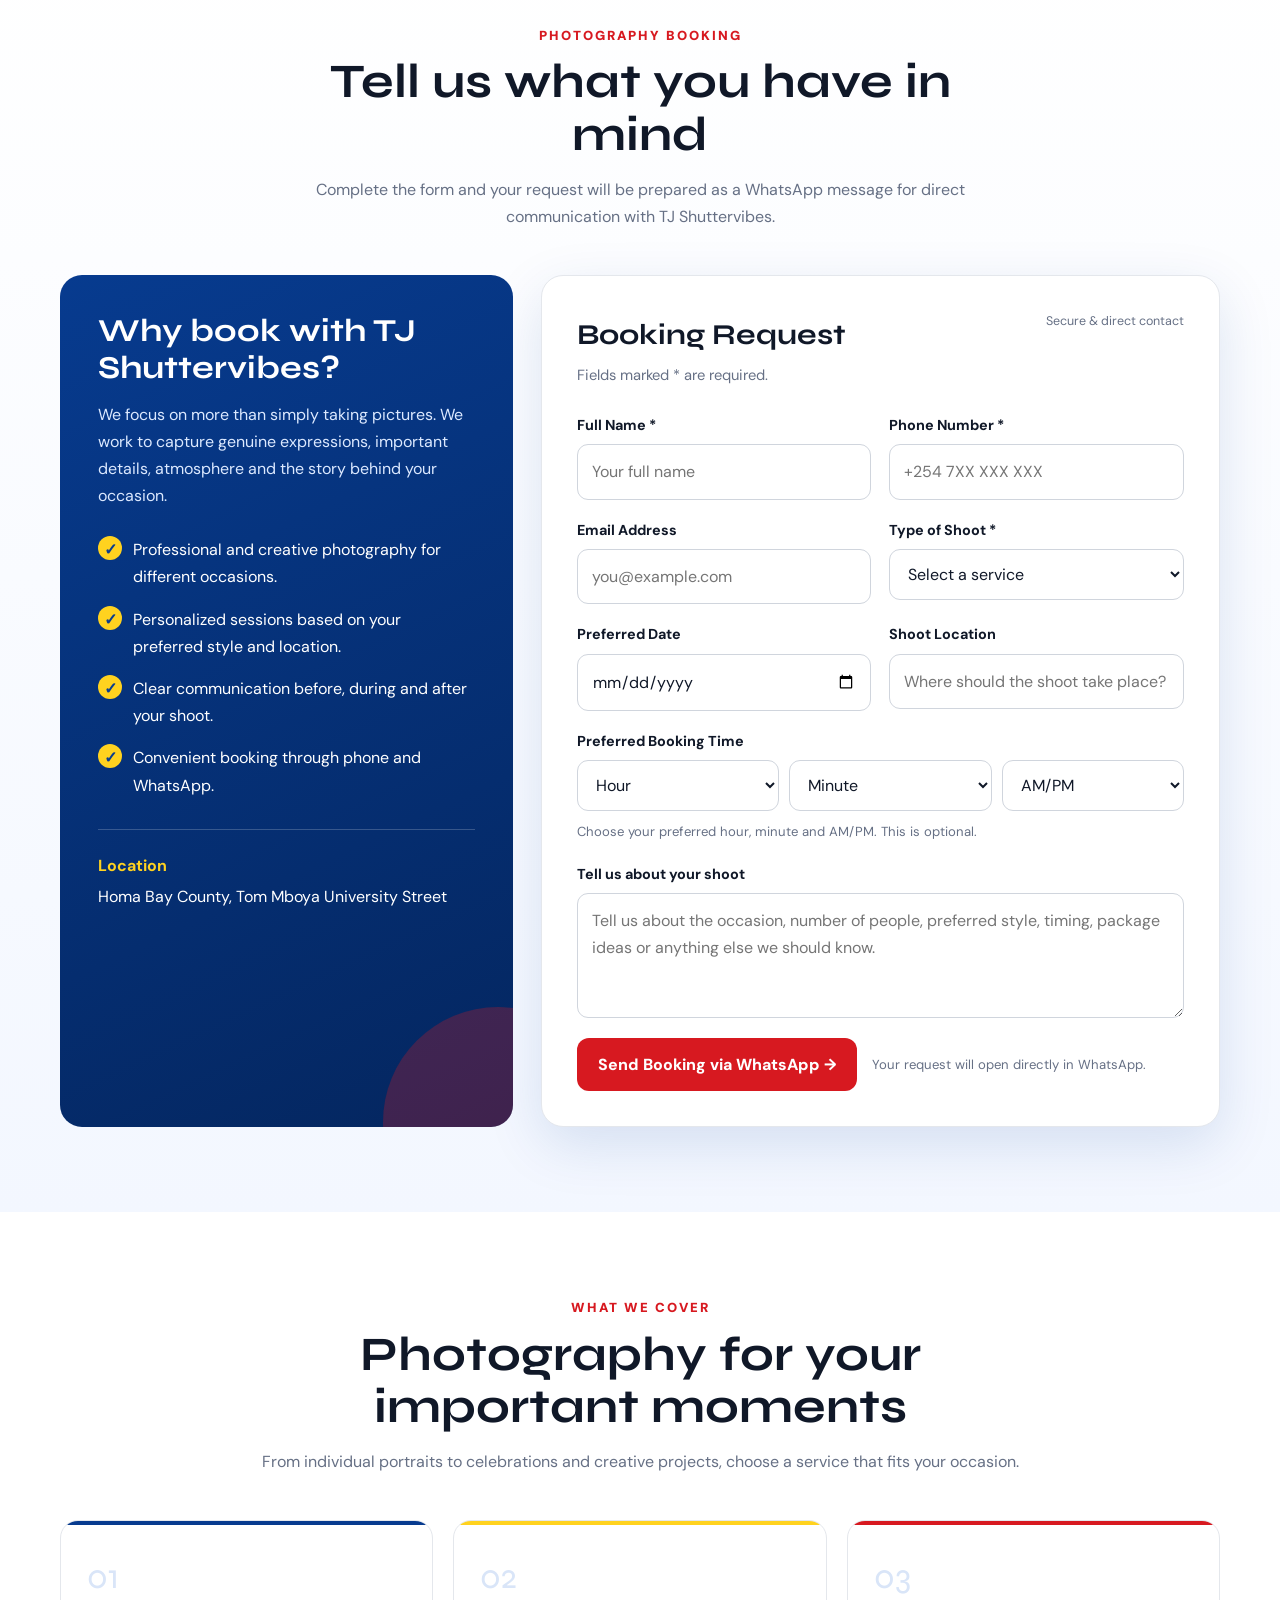
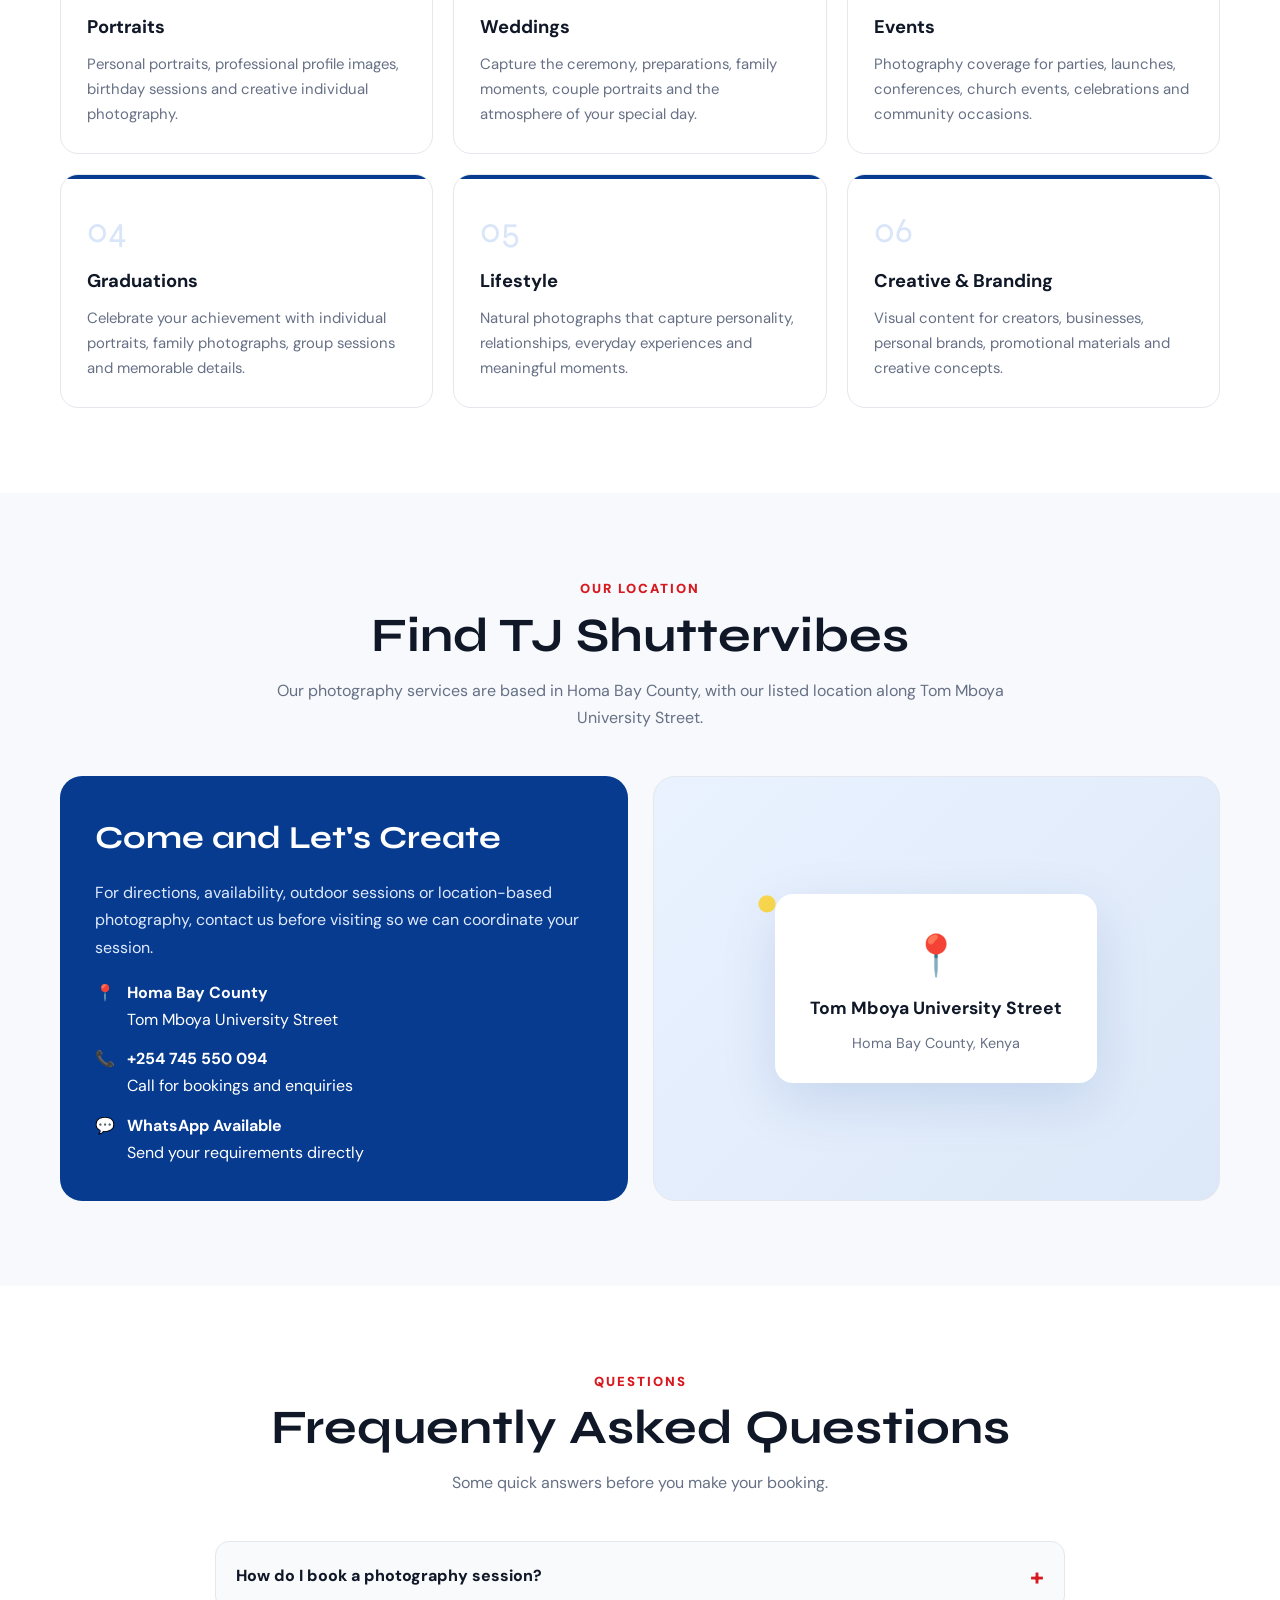
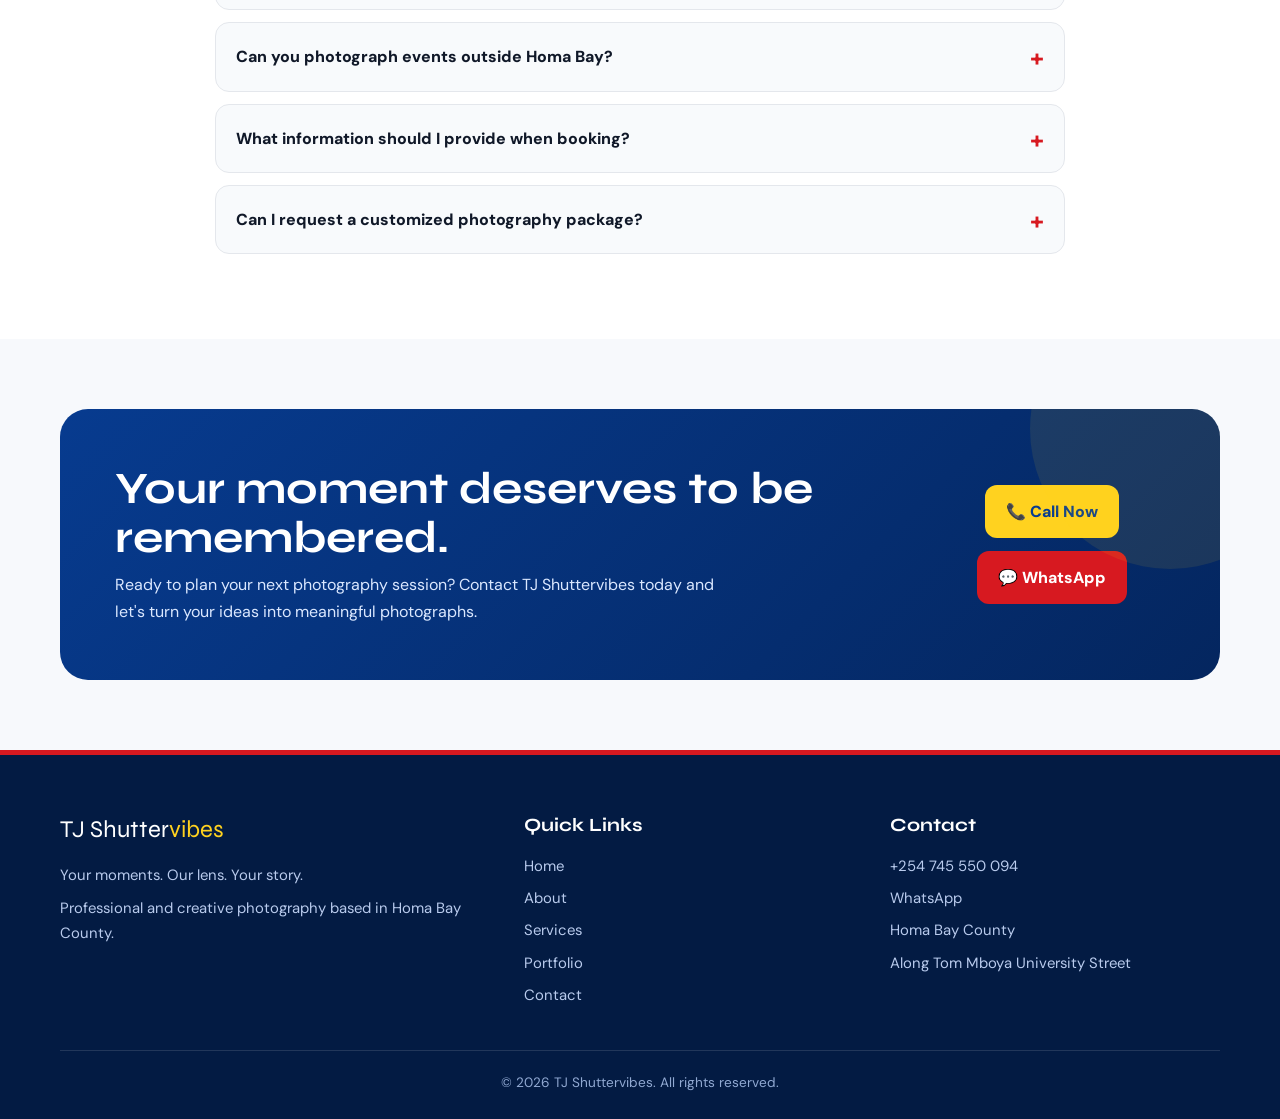
<file: contact.html>
<!DOCTYPE html>
<html lang="en">
<head>
<meta charset="UTF-8">
<meta name="viewport" content="width=device-width, initial-scale=1.0">
<title>Contact | TJ Shuttervibes</title>
<meta name="description" content="Contact and book TJ Shuttervibes photography services in Homa Bay County, Tom Mboya University Street.">
<link rel="preconnect" href="https://fonts.googleapis.com">
<link rel="preconnect" href="https://fonts.gstatic.com" crossorigin>
<link href="https://fonts.googleapis.com/css2?family=DM+Sans:wght@400;500;600;700&family=Syne:wght@700;800&display=swap" rel="stylesheet">

<style>
:root{
  --blue:#073b8f;
  --blue2:#0b56c7;
  --blue3:#eaf2ff;
  --yellow:#ffd21f;
  --yellow2:#ffe66b;
  --red:#d71920;
  --red2:#a90e14;
  --ink:#101828;
  --muted:#667085;
  --white:#fff;
  --bg:#f7f9fc;
  --line:#e4e7ec;
  --shadow:0 18px 55px rgba(7,59,143,.13);
  --radius:22px;
}
*{box-sizing:border-box;margin:0;padding:0}
html{scroll-behavior:smooth}
body{font-family:"DM Sans",sans-serif;color:var(--ink);background:var(--bg);line-height:1.7;overflow-x:hidden}
a{text-decoration:none;color:inherit}
button,input,select,textarea{font:inherit}
.wrap{width:min(1160px,92%);margin:auto}

/* Header */
header{
  position:sticky;top:0;z-index:1000;background:rgba(7,59,143,.97);
  backdrop-filter:blur(14px);box-shadow:0 5px 25px rgba(0,0,0,.12);
  border-bottom:4px solid var(--yellow)
}
.navbar{min-height:78px;display:flex;align-items:center;justify-content:space-between;gap:25px}
.logo{font-family:Syne,sans-serif;font-size:1.55rem;font-weight:800;color:#fff;letter-spacing:-1px}
.logo span{color:var(--yellow)}
nav ul{display:flex;list-style:none;gap:7px}
nav a{display:block;color:#fff;font-weight:700;padding:11px 15px;border-radius:10px;transition:.25s}
nav a:hover,nav a.active{background:var(--red);color:#fff}
.menu{display:none;border:0;background:var(--yellow);color:var(--blue);font-weight:800;padding:10px 15px;border-radius:9px;cursor:pointer}

/* Hero */
.hero{
  position:relative;isolation:isolate;overflow:hidden;
  min-height:470px;display:grid;place-items:center;text-align:center;
  background:linear-gradient(135deg,#04265f 0%,#073b8f 48%,#1264c3 100%);
  color:#fff;
}
.hero:before,.hero:after{content:"";position:absolute;border-radius:50%;z-index:-1}
.hero:before{width:420px;height:420px;background:var(--yellow);opacity:.12;top:-210px;left:-120px}
.hero:after{width:360px;height:360px;background:var(--red);opacity:.16;right:-120px;bottom:-180px}
.hero-content{max-width:820px;padding:80px 0}
.badge{
  display:inline-flex;align-items:center;gap:8px;background:rgba(255,210,31,.16);
  border:1px solid rgba(255,230,107,.55);color:var(--yellow2);
  padding:8px 16px;border-radius:999px;font-weight:800;margin-bottom:20px
}
.hero h1{font-family:Syne,sans-serif;font-size:clamp(2.7rem,7vw,5.5rem);line-height:1.02;letter-spacing:-3px;margin-bottom:20px}
.hero h1 span{color:var(--yellow)}
.hero p{font-size:1.12rem;color:#eaf2ff;max-width:700px;margin:0 auto 30px}
.hero-buttons{display:flex;justify-content:center;gap:13px;flex-wrap:wrap}
.btn{border:0;cursor:pointer;display:inline-flex;align-items:center;justify-content:center;gap:9px;padding:13px 21px;border-radius:12px;font-weight:800;transition:.25s}
.btn:hover{transform:translateY(-3px);box-shadow:0 10px 25px rgba(0,0,0,.18)}
.btn-yellow{background:var(--yellow);color:var(--blue)}
.btn-red{background:var(--red);color:#fff}
.btn-outline{border:1px solid rgba(255,255,255,.45);color:#fff;background:rgba(255,255,255,.08)}

/* Section */
section{padding:85px 0}
.section-head{text-align:center;max-width:760px;margin:0 auto 45px}
.kicker{color:var(--red);font-size:.82rem;font-weight:900;text-transform:uppercase;letter-spacing:2px;margin-bottom:9px}
.section-head h2{font-family:Syne,sans-serif;font-size:clamp(2rem,4vw,3rem);line-height:1.1;margin-bottom:14px}
.section-head p{color:var(--muted)}

/* Contact cards */
.quick-grid{display:grid;grid-template-columns:repeat(4,1fr);gap:18px}
.quick-card{
 background:#fff;border:1px solid var(--line);border-radius:18px;padding:27px 22px;
 box-shadow:0 8px 28px rgba(16,24,40,.05);transition:.3s
}
.quick-card:hover{transform:translateY(-7px);box-shadow:var(--shadow);border-color:#c8d7f2}
.icon{
 width:52px;height:52px;border-radius:14px;display:grid;place-items:center;
 background:var(--blue3);font-size:1.45rem;margin-bottom:16px
}
.quick-card:nth-child(2) .icon{background:#fff4b5}
.quick-card:nth-child(3) .icon{background:#ffe5e6}
.quick-card:nth-child(4) .icon{background:#e5f6ed}
.quick-card h3{margin-bottom:6px}
.quick-card p,.quick-card a{color:var(--muted);font-size:.94rem}
.quick-card a:hover{color:var(--red);font-weight:700}

/* Booking area */
.booking{background:linear-gradient(180deg,#fff 0%,#f3f7ff 100%)}
.booking-grid{display:grid;grid-template-columns:.8fr 1.2fr;gap:28px;align-items:stretch}
.info-panel{
 background:linear-gradient(155deg,var(--blue),#04265f);color:#fff;border-radius:var(--radius);
 padding:38px;position:relative;overflow:hidden
}
.info-panel:after{content:"";position:absolute;width:230px;height:230px;border-radius:50%;right:-100px;bottom:-110px;background:var(--red);opacity:.28}
.info-panel h2{font-family:Syne,sans-serif;font-size:2rem;line-height:1.15;margin-bottom:14px}
.info-panel>p{color:#dce9ff;margin-bottom:27px}
.check-list{list-style:none;display:grid;gap:15px;margin-bottom:30px}
.check-list li{display:flex;gap:11px;align-items:flex-start}
.check{width:24px;height:24px;flex:0 0 24px;border-radius:50%;display:grid;place-items:center;background:var(--yellow);color:var(--blue);font-weight:900}
.info-mini{border-top:1px solid rgba(255,255,255,.2);padding-top:22px}
.info-mini strong{display:block;color:var(--yellow);margin-bottom:4px}

.form-card{background:#fff;border:1px solid var(--line);border-radius:var(--radius);padding:35px;box-shadow:var(--shadow)}
.form-top{display:flex;justify-content:space-between;gap:20px;align-items:flex-start;margin-bottom:25px}
.form-top h2{font-family:Syne,sans-serif;font-size:1.8rem}
.form-top p{color:var(--muted);font-size:.92rem;margin-top:3px}
.required{font-size:.78rem;color:var(--muted)}
.form-grid{display:grid;grid-template-columns:1fr 1fr;gap:18px}
.field{display:flex;flex-direction:column;gap:7px}
.field.full{grid-column:1/-1}
label{font-weight:700;font-size:.9rem}
input,select,textarea{
 width:100%;border:1px solid #d0d5dd;border-radius:11px;padding:13px 14px;
 outline:none;background:#fff;color:var(--ink);transition:.2s
}
input:focus,select:focus,textarea:focus{border-color:var(--blue2);box-shadow:0 0 0 4px rgba(11,86,199,.1)}
textarea{resize:vertical;min-height:125px}
.form-actions{display:flex;align-items:center;gap:15px;flex-wrap:wrap;margin-top:20px}
.submit{background:var(--red);color:#fff}
.note{color:var(--muted);font-size:.82rem}

/* Preferred time selector */
.time-selects{
 display:grid;
 grid-template-columns:1fr 1fr .9fr;
 gap:10px;
}
.time-help{color:var(--muted);font-size:.82rem;margin-top:3px}

/* Services */
.services{background:#fff}
.service-grid{display:grid;grid-template-columns:repeat(3,1fr);gap:20px}
.service{
 border:1px solid var(--line);border-radius:18px;padding:26px;background:#fff;position:relative;overflow:hidden;transition:.3s
}
.service:before{content:"";position:absolute;top:0;left:0;right:0;height:4px;background:var(--blue)}
.service:nth-child(2):before{background:var(--yellow)}
.service:nth-child(3):before{background:var(--red)}
.service:hover{transform:translateY(-6px);box-shadow:var(--shadow)}
.service .number{font-family:Syne,sans-serif;font-size:2.2rem;color:#d9e5f8}
.service h3{margin:5px 0 8px;font-size:1.15rem}
.service p{color:var(--muted);font-size:.93rem}

/* Location */
.location-grid{display:grid;grid-template-columns:1fr 1fr;gap:25px}
.location-card{
 background:var(--blue);color:#fff;border-radius:var(--radius);padding:35px;min-height:330px;
 display:flex;flex-direction:column;justify-content:center
}
.location-card h2{font-family:Syne,sans-serif;font-size:2rem;margin-bottom:14px}
.location-card p{color:#e0ebff;margin-bottom:18px}
.location-details{display:grid;gap:12px}
.location-details div{display:flex;gap:12px;align-items:flex-start}
.map-box{
 min-height:330px;border-radius:var(--radius);border:1px solid var(--line);
 background:
 radial-gradient(circle at 20% 30%,rgba(255,210,31,.8) 0 8px,transparent 9px),
 radial-gradient(circle at 70% 65%,rgba(215,25,32,.8) 0 9px,transparent 10px),
 linear-gradient(135deg,#eaf2ff,#dce8f8);
 display:grid;place-items:center;overflow:hidden;position:relative
}
.map-inner{text-align:center;background:#fff;padding:27px 35px;border-radius:18px;box-shadow:var(--shadow)}
.map-inner .pin{font-size:2.5rem}
.map-inner strong{display:block;font-size:1.1rem;margin:5px 0}
.map-inner span{color:var(--muted);font-size:.9rem}

/* FAQ */
.faq{background:#fff}
.faq-list{max-width:850px;margin:auto;display:grid;gap:12px}
details{background:#f8fafc;border:1px solid var(--line);border-radius:14px;padding:0 20px}
summary{cursor:pointer;list-style:none;font-weight:800;padding:20px 0;position:relative;padding-right:35px}
summary::-webkit-details-marker{display:none}
summary:after{content:"+";position:absolute;right:0;color:var(--red);font-size:1.5rem;top:15px}
details[open] summary:after{content:"−"}
details p{color:var(--muted);padding:0 0 20px}

/* CTA */
.cta{padding:70px 0}
.cta-box{
 background:linear-gradient(135deg,var(--blue),#04265f);color:#fff;border-radius:28px;
 padding:55px;display:flex;align-items:center;justify-content:space-between;gap:30px;position:relative;overflow:hidden
}
.cta-box:after{content:"";position:absolute;width:280px;height:280px;border-radius:50%;background:var(--yellow);opacity:.09;right:-90px;top:-120px}
.cta-box h2{font-family:Syne,sans-serif;font-size:clamp(1.8rem,4vw,2.8rem);line-height:1.1;margin-bottom:8px}
.cta-box p{color:#dbe8ff;max-width:620px}

/* Footer */
footer{background:#031b43;color:#dbe8ff;padding:55px 0 25px;border-top:5px solid var(--red)}
.footer-grid{display:grid;grid-template-columns:1.3fr 1fr 1fr;gap:35px}
footer h3{font-family:Syne,sans-serif;color:#fff;margin-bottom:12px}
footer p,footer a{color:#b9cbed;font-size:.93rem}
footer a{display:block;margin:7px 0}
footer a:hover{color:var(--yellow)}
.footer-logo{font-family:Syne,sans-serif;color:#fff;font-size:1.5rem}
.footer-logo span{color:var(--yellow)}
.copyright{border-top:1px solid rgba(255,255,255,.12);margin-top:35px;padding-top:20px;text-align:center;color:#91a9d2;font-size:.85rem}

/* Floating WhatsApp */
.whatsapp{
 position:fixed;right:20px;bottom:20px;z-index:900;width:58px;height:58px;border-radius:50%;
 background:#19a957;color:#fff;display:grid;place-items:center;font-size:1.55rem;
 box-shadow:0 12px 28px rgba(0,0,0,.25);transition:.25s
}
.whatsapp:hover{transform:scale(1.08)}

/* reveal */
.reveal{opacity:0;transform:translateY(24px);transition:.7s ease}
.reveal.show{opacity:1;transform:none}

/* Responsive */
@media(max-width:950px){
 .quick-grid{grid-template-columns:1fr 1fr}
 .booking-grid,.location-grid{grid-template-columns:1fr}
 .service-grid{grid-template-columns:1fr 1fr}
 .footer-grid{grid-template-columns:1fr 1fr}
 .cta-box{display:block}
 .cta-box .hero-buttons{justify-content:flex-start;margin-top:25px}
}
@media(max-width:760px){
 .navbar{min-height:70px}
 .menu{display:block}
 nav{display:none;position:absolute;left:0;right:0;top:70px;background:var(--blue);padding:12px 4%;border-bottom:4px solid var(--yellow)}
 nav.open{display:block}
 nav ul{display:grid;gap:3px}
 nav a{padding:13px}
 .hero{min-height:440px}
 .hero h1{letter-spacing:-2px}
 .hero-content{padding:65px 0}
 section{padding:65px 0}
 .form-grid{grid-template-columns:1fr}
 .field.full{grid-column:auto}
 .form-card,.info-panel{padding:25px}
 .cta-box{padding:35px 25px}
}
@media(max-width:560px){
 .wrap{width:min(94%,1160px)}
 .quick-grid,.service-grid,.footer-grid{grid-template-columns:1fr}
 .hero h1{font-size:2.65rem}
 .hero p{font-size:1rem}
 .hero-buttons{flex-direction:column;align-items:stretch}
 .hero-buttons .btn{width:100%}
 .form-top{display:block}
 .required{display:block;margin-top:8px}
 .location-card,.map-box{min-height:280px}
 .whatsapp{width:52px;height:52px;right:14px;bottom:14px}
 .time-selects{grid-template-columns:1fr 1fr 1fr;gap:7px}
 .time-selects select{padding:12px 7px}
}
@media(prefers-reduced-motion:reduce){
 *{scroll-behavior:auto!important;transition:none!important}
 .reveal{opacity:1;transform:none}
}
</style>
</head>

<body>
<header>
  <div class="wrap navbar">
    <a class="logo" href="index.html">TJ Shutter<span>vibes</span></a>
    <button class="menu" id="menuBtn" aria-expanded="false" aria-controls="mainNav">☰ Menu</button>
    <nav id="mainNav" aria-label="Main navigation">
      <ul>
        <li><a href="index.html">Home</a></li>
        <li><a href="about.html">About</a></li>
        <li><a href="services.html">Services</a></li>
        <li><a href="portfolio.html">Portfolio</a></li>
        <li><a class="active" href="contact.html" aria-current="page">Contact</a></li>
        <li><a href="gallary.html">Gallery</a></li>
        <li><a href="videos.html">Videos</a></li>
      </ul>
    </nav>
  </div>
</header>

<main>
<section class="hero">
  <div class="wrap hero-content">
    <div class="badge">📸 Let's Create Something Memorable</div>
    <h1>Let's Talk About Your <span>Next Shoot</span></h1>
    <p>Whether you are planning a wedding, graduation, portrait session, event or creative project, TJ Shuttervibes is ready to turn your important moments into photographs you can keep for years.</p>
    <div class="hero-buttons">
      <a class="btn btn-yellow" href="#booking">Book a Session →</a>
      <a class="btn btn-outline" href="https://wa.me/254745550094" target="_blank" rel="noopener">💬 WhatsApp Us</a>
    </div>
  </div>
</section>

<section>
  <div class="wrap">
    <div class="section-head reveal">
      <div class="kicker">Reach Us</div>
      <h2>Choose the easiest way to connect</h2>
      <p>Have a question, want a quotation, or ready to reserve a date? Use any of the options below and we will guide you through the next step.</p>
    </div>
    <div class="quick-grid">
      <article class="quick-card reveal">
        <div class="icon">📞</div><h3>Call Us</h3>
        <p>Speak directly with the photography team.</p>
        <a href="tel:+254745550094">+254 745 550 094</a>
      </article>
      <article class="quick-card reveal">
        <div class="icon">💬</div><h3>WhatsApp</h3>
        <p>Send your shoot details and receive a quick response.</p>
        <a href="https://wa.me/254745550094" target="_blank" rel="noopener">Start WhatsApp Chat</a>
      </article>
      <article class="quick-card reveal">
        <div class="icon">📍</div><h3>Visit Us</h3>
        <p>Find us in Homa Bay County along Tom Mboya University Street.</p>
        <a href="#location">View Location</a>
      </article>
      <article class="quick-card reveal">
        <div class="icon">📅</div><h3>Book Ahead</h3>
        <p>Reserve your preferred date early, especially for busy seasons.</p>
        <a href="#booking">Make a Booking</a>
      </article>
    </div>
  </div>
</section>

<section class="booking" id="booking">
  <div class="wrap">
    <div class="section-head reveal">
      <div class="kicker">Photography Booking</div>
      <h2>Tell us what you have in mind</h2>
      <p>Complete the form and your request will be prepared as a WhatsApp message for direct communication with TJ Shuttervibes.</p>
    </div>

    <div class="booking-grid">
      <aside class="info-panel reveal">
        <h2>Why book with TJ Shuttervibes?</h2>
        <p>We focus on more than simply taking pictures. We work to capture genuine expressions, important details, atmosphere and the story behind your occasion.</p>
        <ul class="check-list">
          <li><span class="check">✓</span><span>Professional and creative photography for different occasions.</span></li>
          <li><span class="check">✓</span><span>Personalized sessions based on your preferred style and location.</span></li>
          <li><span class="check">✓</span><span>Clear communication before, during and after your shoot.</span></li>
          <li><span class="check">✓</span><span>Convenient booking through phone and WhatsApp.</span></li>
        </ul>
        <div class="info-mini">
          <strong>Location</strong>
          Homa Bay County, Tom Mboya University Street
        </div>
      </aside>

      <div class="form-card reveal">
        <div class="form-top">
          <div><h2>Booking Request</h2><p>Fields marked * are required.</p></div>
          <span class="required">Secure & direct contact</span>
        </div>

        <form id="bookingForm">
          <div class="form-grid">
            <div class="field">
              <label for="name">Full Name *</label>
              <input id="name" name="name" type="text" required autocomplete="name" placeholder="Your full name">
            </div>

            <div class="field">
              <label for="phone">Phone Number *</label>
              <input id="phone" name="phone" type="tel" required autocomplete="tel" placeholder="+254 7XX XXX XXX">
            </div>

            <div class="field">
              <label for="email">Email Address</label>
              <input id="email" name="email" type="email" autocomplete="email" placeholder="you@example.com">
            </div>

            <div class="field">
              <label for="type">Type of Shoot *</label>
              <select id="type" name="type" required>
                <option value="">Select a service</option>
                <option>Portrait Photography</option>
                <option>Wedding Photography</option>
                <option>Event Photography</option>
                <option>Graduation Photography</option>
                <option>Lifestyle Photography</option>
                <option>Creative / Branding</option>
                <option>Other</option>
              </select>
            </div>

            <div class="field">
              <label for="date">Preferred Date</label>
              <input id="date" name="date" type="date">
            </div>

            <div class="field">
              <label for="location">Shoot Location</label>
              <input id="location" name="location" type="text" placeholder="Where should the shoot take place?">
            </div>

            <div class="field full">
              <label>Preferred Booking Time</label>
              <div class="time-selects">
                <select id="timeHour" name="timeHour" aria-label="Preferred hour">
                  <option value="">Hour</option>
                  <option value="01">01</option>
                  <option value="02">02</option>
                  <option value="03">03</option>
                  <option value="04">04</option>
                  <option value="05">05</option>
                  <option value="06">06</option>
                  <option value="07">07</option>
                  <option value="08">08</option>
                  <option value="09">09</option>
                  <option value="10">10</option>
                  <option value="11">11</option>
                  <option value="12">12</option>
                </select>

                <select id="timeMinute" name="timeMinute" aria-label="Preferred minute">
                  <option value="">Minute</option>
                  <option value="00">00</option>
                  <option value="05">05</option>
                  <option value="10">10</option>
                  <option value="15">15</option>
                  <option value="20">20</option>
                  <option value="25">25</option>
                  <option value="30">30</option>
                  <option value="35">35</option>
                  <option value="40">40</option>
                  <option value="45">45</option>
                  <option value="50">50</option>
                  <option value="55">55</option>
                </select>

                <select id="timePeriod" name="timePeriod" aria-label="AM or PM">
                  <option value="">AM/PM</option>
                  <option value="AM">AM</option>
                  <option value="PM">PM</option>
                </select>
              </div>
              <p class="time-help">Choose your preferred hour, minute and AM/PM. This is optional.</p>
            </div>

            <div class="field full">
              <label for="message">Tell us about your shoot</label>
              <textarea id="message" name="message" placeholder="Tell us about the occasion, number of people, preferred style, timing, package ideas or anything else we should know."></textarea>
            </div>
          </div>

          <div class="form-actions">
            <button class="btn submit" type="submit">Send Booking via WhatsApp →</button>
            <span class="note" id="formStatus" role="status">Your request will open directly in WhatsApp.</span>
          </div>
        </form>
      </div>
    </div>
  </div>
</section>

<section class="services">
  <div class="wrap">
    <div class="section-head reveal">
      <div class="kicker">What We Cover</div>
      <h2>Photography for your important moments</h2>
      <p>From individual portraits to celebrations and creative projects, choose a service that fits your occasion.</p>
    </div>
    <div class="service-grid">
      <article class="service reveal"><div class="number">01</div><h3>Portraits</h3><p>Personal portraits, professional profile images, birthday sessions and creative individual photography.</p></article>
      <article class="service reveal"><div class="number">02</div><h3>Weddings</h3><p>Capture the ceremony, preparations, family moments, couple portraits and the atmosphere of your special day.</p></article>
      <article class="service reveal"><div class="number">03</div><h3>Events</h3><p>Photography coverage for parties, launches, conferences, church events, celebrations and community occasions.</p></article>
      <article class="service reveal"><div class="number">04</div><h3>Graduations</h3><p>Celebrate your achievement with individual portraits, family photographs, group sessions and memorable details.</p></article>
      <article class="service reveal"><div class="number">05</div><h3>Lifestyle</h3><p>Natural photographs that capture personality, relationships, everyday experiences and meaningful moments.</p></article>
      <article class="service reveal"><div class="number">06</div><h3>Creative & Branding</h3><p>Visual content for creators, businesses, personal brands, promotional materials and creative concepts.</p></article>
    </div>
  </div>
</section>

<section id="location">
  <div class="wrap">
    <div class="section-head reveal">
      <div class="kicker">Our Location</div>
      <h2>Find TJ Shuttervibes</h2>
      <p>Our photography services are based in Homa Bay County, with our listed location along Tom Mboya University Street.</p>
    </div>
    <div class="location-grid">
      <div class="location-card reveal">
        <h2>Come and Let's Create</h2>
        <p>For directions, availability, outdoor sessions or location-based photography, contact us before visiting so we can coordinate your session.</p>
        <div class="location-details">
          <div><span>📍</span><span><strong>Homa Bay County</strong><br>Tom Mboya University Street</span></div>
          <div><span>📞</span><span><strong>+254 745 550 094</strong><br>Call for bookings and enquiries</span></div>
          <div><span>💬</span><span><strong>WhatsApp Available</strong><br>Send your requirements directly</span></div>
        </div>
      </div>
      <div class="map-box reveal">
        <div class="map-inner">
          <div class="pin">📍</div>
          <strong>Tom Mboya University Street</strong>
          <span>Homa Bay County, Kenya</span>
        </div>
      </div>
    </div>
  </div>
</section>

<section class="faq">
  <div class="wrap">
    <div class="section-head reveal">
      <div class="kicker">Questions</div>
      <h2>Frequently Asked Questions</h2>
      <p>Some quick answers before you make your booking.</p>
    </div>
    <div class="faq-list">
      <details class="reveal"><summary>How do I book a photography session?</summary><p>Fill in the booking form above and submit it. Your details will be prepared in WhatsApp so you can communicate directly with TJ Shuttervibes and discuss availability and requirements.</p></details>
      <details class="reveal"><summary>Can you photograph events outside Homa Bay?</summary><p>Travel and location arrangements can be discussed before confirming the booking. Contact us with the event location, date and type of photography required.</p></details>
      <details class="reveal"><summary>What information should I provide when booking?</summary><p>Include your name, phone number, type of shoot, preferred date, location, approximate number of people and any special photography requirements.</p></details>
      <details class="reveal"><summary>Can I request a customized photography package?</summary><p>Yes. Share the type of occasion, coverage duration, location and photography expectations so the available options can be discussed with you.</p></details>
    </div>
  </div>
</section>

<section class="cta">
  <div class="wrap">
    <div class="cta-box reveal">
      <div>
        <h2>Your moment deserves to be remembered.</h2>
        <p>Ready to plan your next photography session? Contact TJ Shuttervibes today and let's turn your ideas into meaningful photographs.</p>
      </div>
      <div class="hero-buttons">
        <a class="btn btn-yellow" href="tel:+254745550094">📞 Call Now</a>
        <a class="btn btn-red" href="https://wa.me/254745550094" target="_blank" rel="noopener">💬 WhatsApp</a>
      </div>
    </div>
  </div>
</section>
</main>

<footer>
  <div class="wrap">
    <div class="footer-grid">
      <div>
        <div class="footer-logo">TJ Shutter<span>vibes</span></div>
        <p style="margin-top:12px">Your moments. Our lens. Your story.</p>
        <p style="margin-top:8px">Professional and creative photography based in Homa Bay County.</p>
      </div>
      <div>
        <h3>Quick Links</h3>
        <a href="index.html">Home</a>
        <a href="about.html">About</a>
        <a href="services.html">Services</a>
        <a href="portfolio.html">Portfolio</a>
        <a href="contact.html">Contact</a>
      </div>
      <div>
        <h3>Contact</h3>
        <a href="tel:+254745550094">+254 745 550 094</a>
        <a href="https://wa.me/254745550094" target="_blank" rel="noopener">WhatsApp</a>
        <a href="#location">Homa Bay County</a>
        <a href="#location">Along Tom Mboya University Street</a>
      </div>
    </div>
    <div class="copyright">&copy; 2026 TJ Shuttervibes. All rights reserved.</div>
  </div>
</footer>

<a class="whatsapp" href="https://wa.me/254745550094" target="_blank" rel="noopener" aria-label="Chat with TJ Shuttervibes on WhatsApp">💬</a>

<script>
const menuBtn = document.getElementById("menuBtn");
const nav = document.getElementById("mainNav");

menuBtn.addEventListener("click", () => {
  const open = nav.classList.toggle("open");
  menuBtn.setAttribute("aria-expanded", String(open));
});

document.querySelectorAll("#mainNav a").forEach(link => {
  link.addEventListener("click", () => {
    nav.classList.remove("open");
    menuBtn.setAttribute("aria-expanded", "false");
  });
});

// Prevent selecting a booking date in the past.
const dateInput = document.getElementById("date");
const today = new Date();
const yyyy = today.getFullYear();
const mm = String(today.getMonth() + 1).padStart(2, "0");
const dd = String(today.getDate()).padStart(2, "0");
dateInput.min = `${yyyy}-${mm}-${dd}`;

// Send the booking request to WhatsApp.
document.getElementById("bookingForm").addEventListener("submit", function(e) {
  e.preventDefault();

  const name = document.getElementById("name").value.trim();
  const phone = document.getElementById("phone").value.trim();
  const email = document.getElementById("email").value.trim() || "Not provided";
  const type = document.getElementById("type").value;
  const date = document.getElementById("date").value || "Not specified";
  const location = document.getElementById("location").value.trim() || "Not specified";
  const message = document.getElementById("message").value.trim() || "No additional details";

  const hour = document.getElementById("timeHour").value;
  const minute = document.getElementById("timeMinute").value;
  const period = document.getElementById("timePeriod").value;

  let preferredTime = "Not specified";

  if (hour || minute || period) {
    if (!hour || !minute || !period) {
      document.getElementById("formStatus").textContent =
        "Please select the hour, minute and AM/PM, or leave all three blank.";
      return;
    }
    preferredTime = `${hour}:${minute} ${period}`;
  }

  const bookingText =
`📸 TJ SHUTTERVIBES BOOKING REQUEST

Name: ${name}
Phone: ${phone}
Email: ${email}
Shoot Type: ${type}
Preferred Date: ${date}
Preferred Time: ${preferredTime}
Location: ${location}

Message:
${message}

Please confirm availability and booking details.`;

  document.getElementById("formStatus").textContent = "Opening WhatsApp…";

  const whatsappURL =
    "https://wa.me/254745550094?text=" + encodeURIComponent(bookingText);

  const whatsappWindow = window.open(whatsappURL, "_blank");

  if (!whatsappWindow) {
    document.getElementById("formStatus").textContent =
      "WhatsApp could not open automatically. Please allow pop-ups and submit again.";
  }
});

// Reveal content as it enters the viewport.
if ("IntersectionObserver" in window) {
  const observer = new IntersectionObserver(entries => {
    entries.forEach(entry => {
      if (entry.isIntersecting) {
        entry.target.classList.add("show");
        observer.unobserve(entry.target);
      }
    });
  }, { threshold: 0.1 });

  document.querySelectorAll(".reveal").forEach(el => observer.observe(el));
} else {
  document.querySelectorAll(".reveal").forEach(el => el.classList.add("show"));
}
</script>
</body>
</html>
</file>
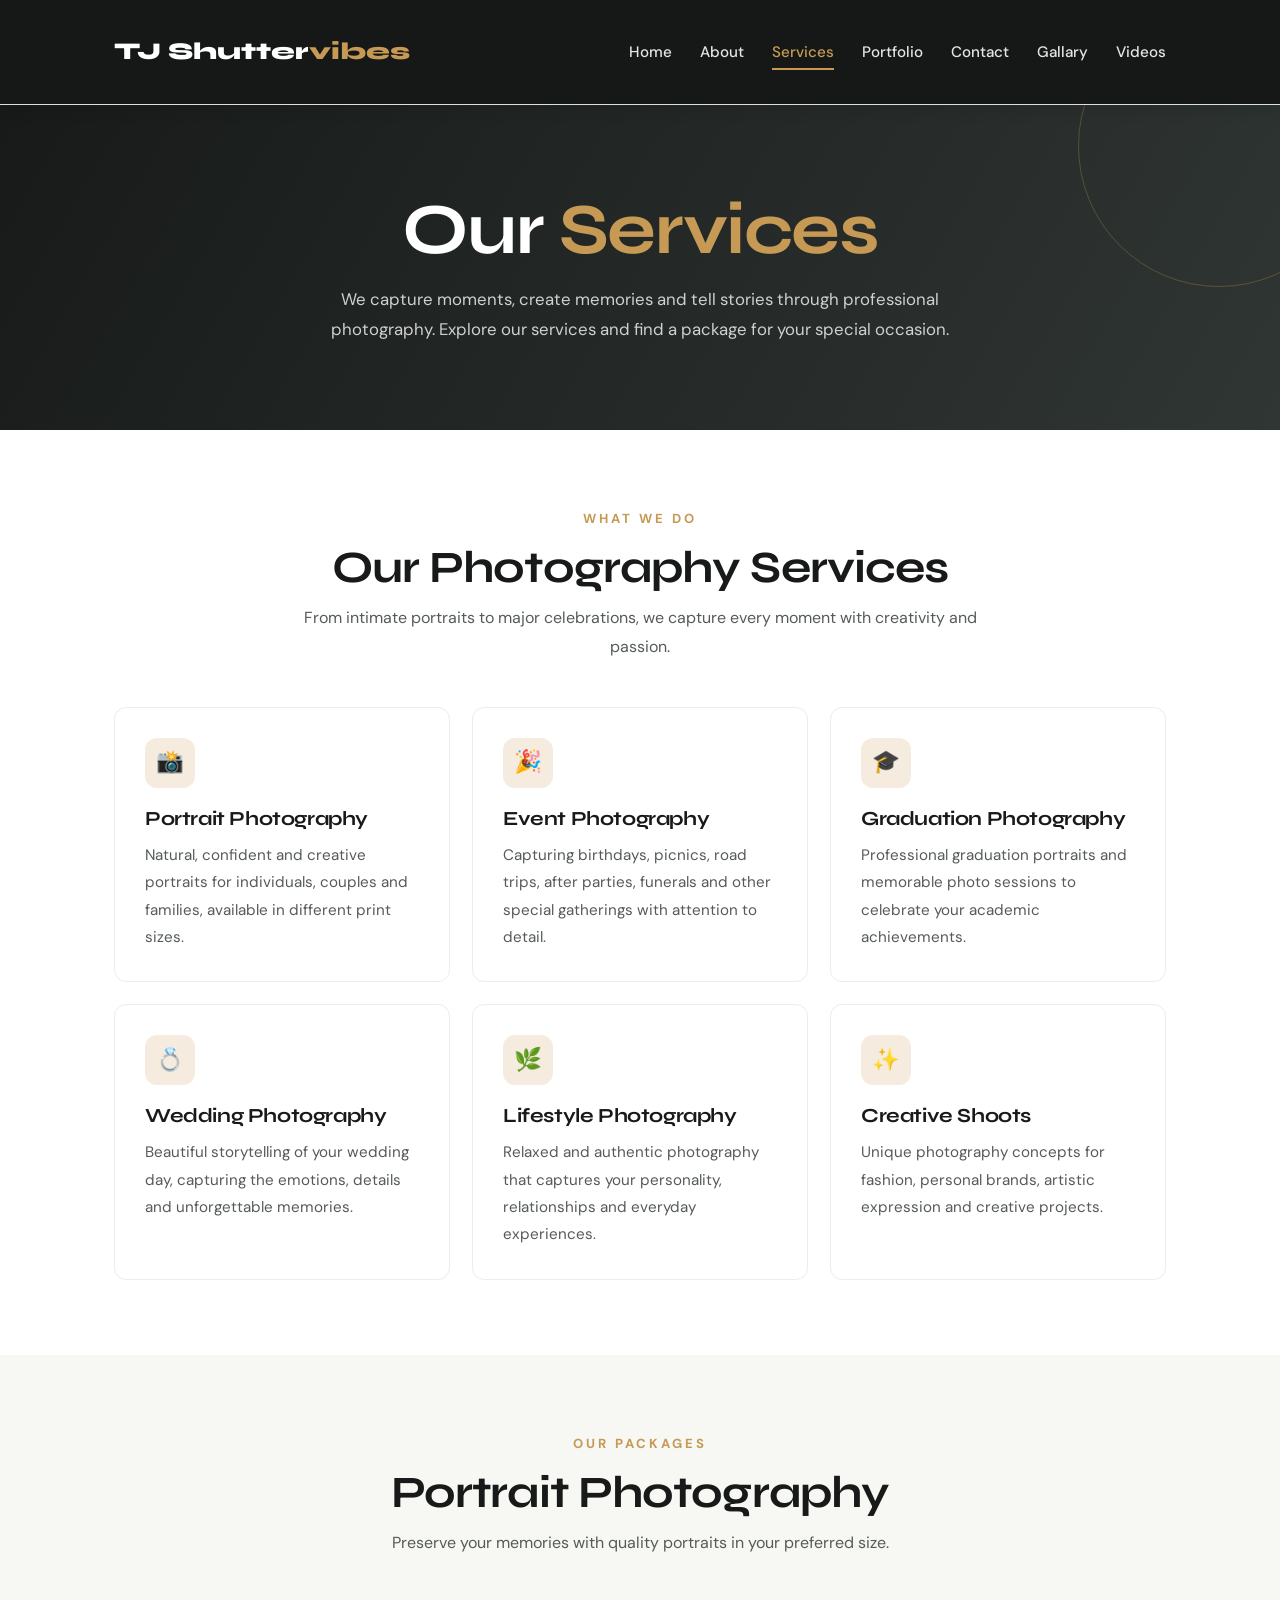
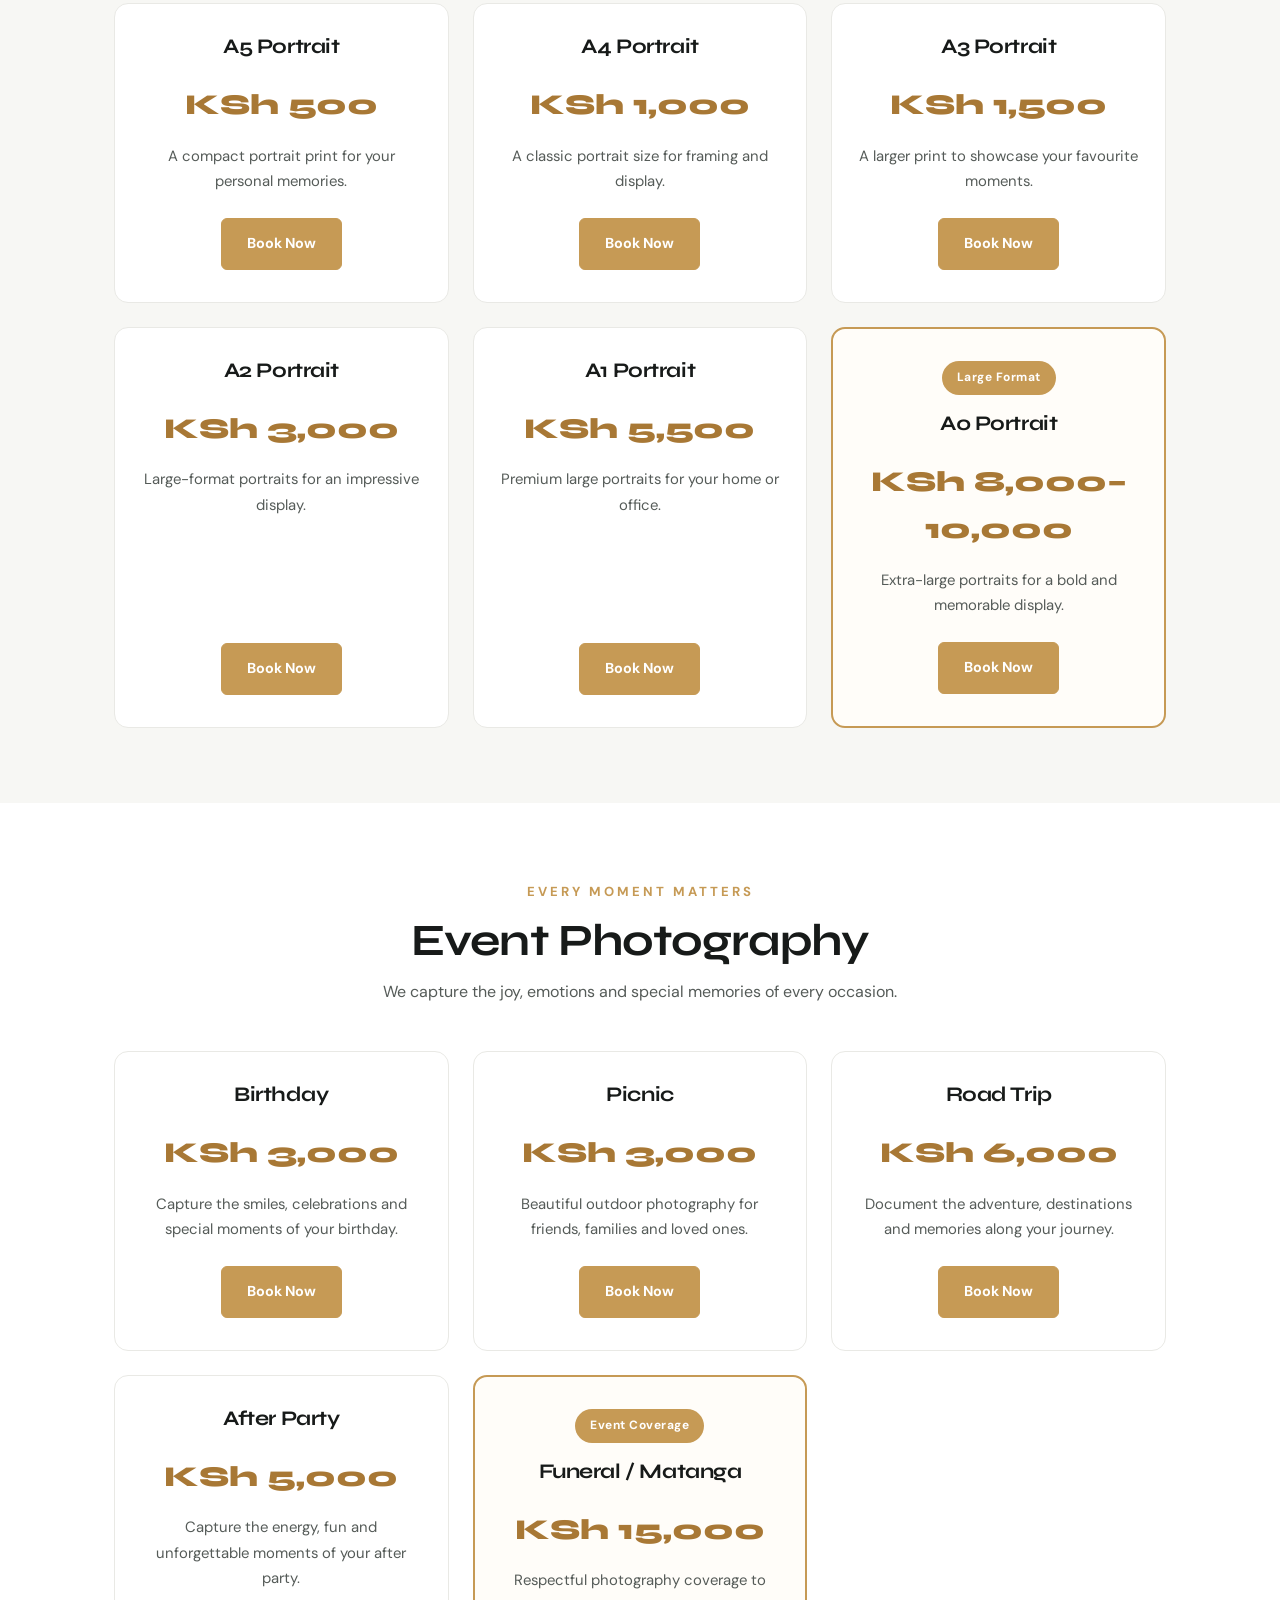
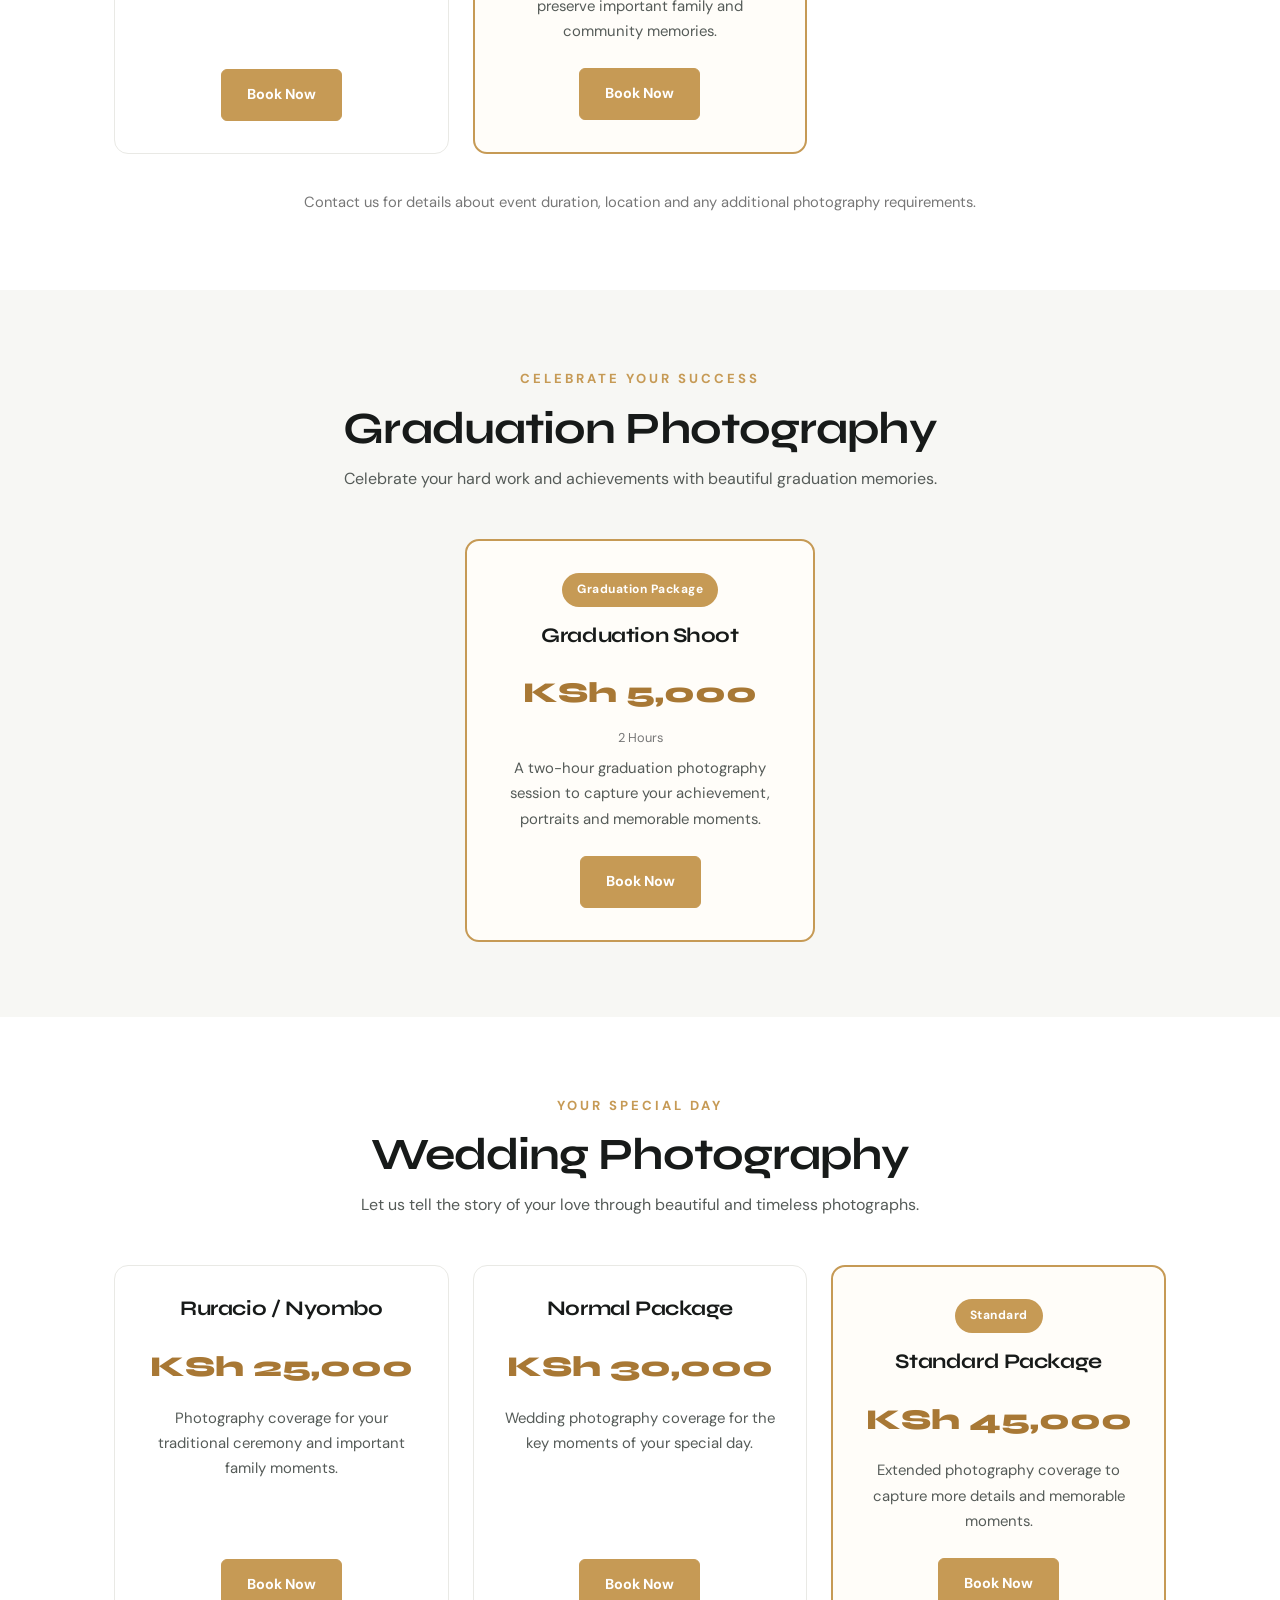
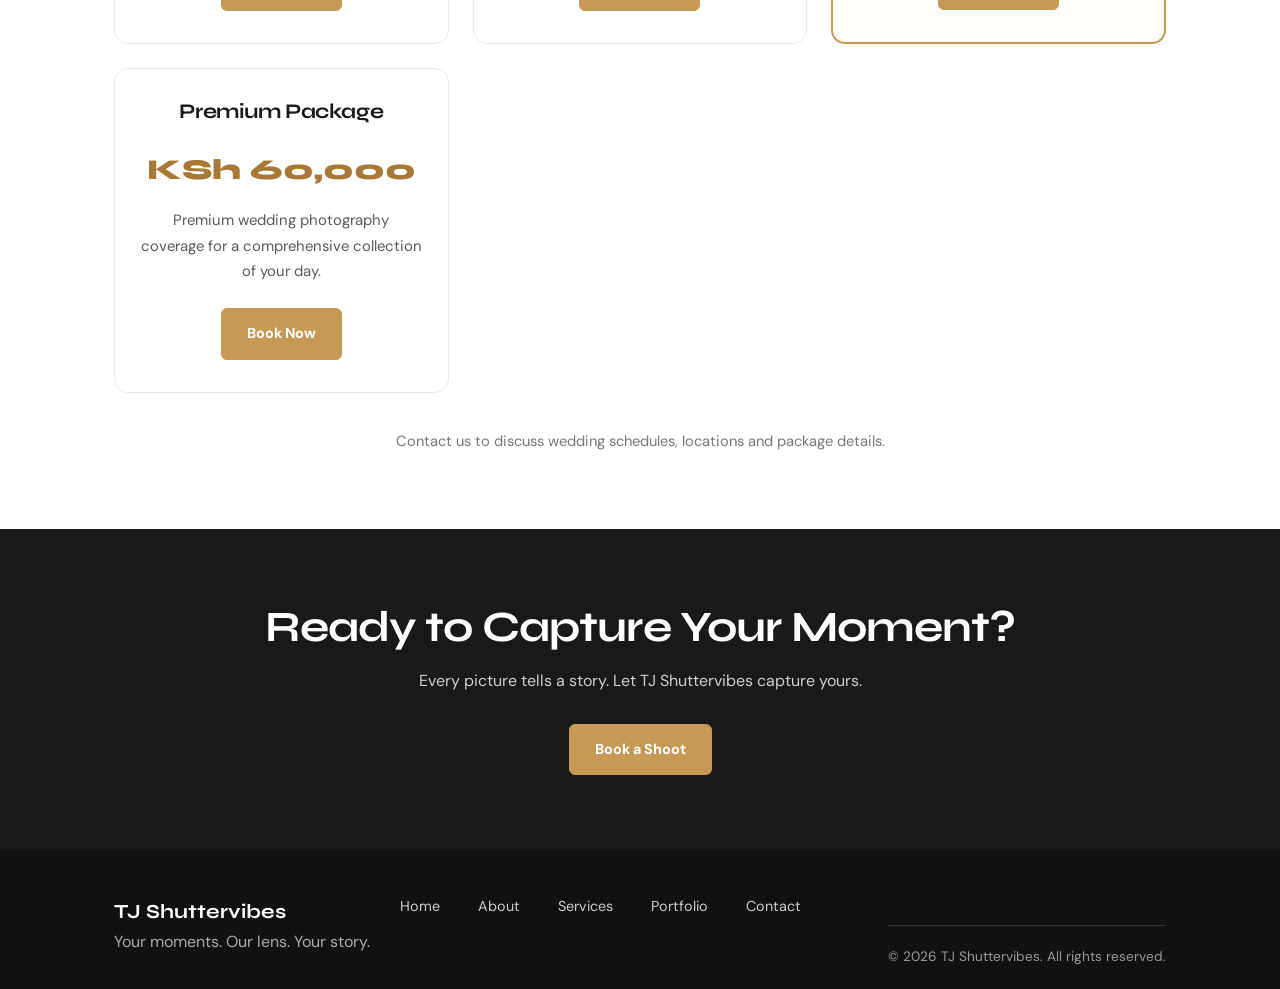
<file: services.html>
<!DOCTYPE html>
<html lang="en">
<head>
<meta charset="UTF-8">
<meta name="viewport" content="width=device-width, initial-scale=1.0">

<title>Services & Pricing | TJ Shuttervibes</title>
<meta name="description" content="Explore portrait, wedding, event and graduation photography packages by TJ Shuttervibes.">

<link rel="preconnect" href="https://fonts.googleapis.com">
<link rel="preconnect" href="https://fonts.gstatic.com" crossorigin>
<link href="https://fonts.googleapis.com/css2?family=DM+Sans:wght@400;500;600;700&family=Syne:wght@600;700;800&display=swap" rel="stylesheet">

<link rel="stylesheet" href="style.css">

<style>
/* GENERAL */
:root {
    --gold: #c69a55;
    --dark: #171a19;
    --light: #f7f7f4;
    --text: #555b58;
    --white: #ffffff;
}

* {
    box-sizing: border-box;
}

html {
    scroll-behavior: smooth;
}

body {
    margin: 0;
    font-family: 'DM Sans', sans-serif;
    color: var(--dark);
    background: var(--white);
}

h1, h2, h3 {
    font-family: 'Syne', sans-serif;
}

.wrap {
    width: min(1150px, 90%);
    margin: auto;
}

/* HEADER */
header {
    background: #151817;
    padding: 18px 0;
    position: sticky;
    top: 0;
    z-index: 1000;
    box-shadow: 0 3px 15px rgba(0,0,0,0.12);
}

header .wrap {
    display: flex;
    justify-content: space-between;
    align-items: center;
    gap: 25px;
}

.logo {
    font-family: 'Syne', sans-serif;
    color: #fff;
    font-size: 1.5rem;
    font-weight: 800;
    text-decoration: none;
    white-space: nowrap;
}

.logo span {
    color: var(--gold);
}

nav ul {
    display: flex;
    align-items: center;
    gap: 28px;
    list-style: none;
    padding: 0;
    margin: 0;
}

nav a {
    color: #e5e5e5;
    text-decoration: none;
    font-size: .95rem;
    transition: color .3s;
}

nav a:hover,
nav a[aria-current="page"] {
    color: var(--gold);
}

.menu {
    display: none;
    background: transparent;
    color: white;
    border: 1px solid var(--gold);
    padding: 9px 14px;
    border-radius: 5px;
    cursor: pointer;
}

/* PAGE HEADING */
.page-head {
    background: linear-gradient(120deg, #171a19, #303633);
    color: white;
    padding: 85px 0;
    text-align: center;
    position: relative;
    overflow: hidden;
}

.page-head::after {
    content: "";
    position: absolute;
    width: 280px;
    height: 280px;
    border: 1px solid rgba(198,154,85,.3);
    border-radius: 50%;
    right: -80px;
    top: -100px;
}

.page-head h1 {
    font-size: clamp(2.5rem, 6vw, 4.5rem);
    margin: 0 0 15px;
}

.page-head h1 span {
    color: var(--gold);
}

.page-head p {
    max-width: 650px;
    margin: auto;
    color: #d0d0d0;
    font-size: 1.05rem;
    line-height: 1.8;
}

/* SECTION */
.section {
    padding: 75px 0;
}

.section.alt {
    background: var(--light);
}

.section-heading {
    text-align: center;
    margin: 0 auto 45px;
    max-width: 700px;
}

.section-heading .eyebrow {
    color: var(--gold);
    font-weight: 700;
    font-size: .82rem;
    letter-spacing: 3px;
    text-transform: uppercase;
}

.section-heading h2 {
    font-size: clamp(2rem, 4vw, 2.8rem);
    margin: 12px 0;
}

.section-heading p {
    color: var(--text);
    line-height: 1.8;
    margin: 0;
}

/* SERVICES GRID */
.services-grid {
    display: grid;
    grid-template-columns: repeat(3, 1fr);
    gap: 22px;
}

.service-card {
    background: white;
    padding: 30px;
    border: 1px solid #ecece8;
    border-radius: 12px;
    transition: transform .3s, box-shadow .3s;
}

.service-card:hover {
    transform: translateY(-6px);
    box-shadow: 0 15px 35px rgba(0,0,0,.08);
}

.service-icon {
    width: 50px;
    height: 50px;
    background: #f5ecdf;
    color: #9d7135;
    display: flex;
    align-items: center;
    justify-content: center;
    border-radius: 12px;
    font-size: 1.4rem;
    margin-bottom: 20px;
}

.service-card h3 {
    font-size: 1.25rem;
    margin: 0 0 12px;
}

.service-card p {
    color: var(--text);
    font-size: .95rem;
    line-height: 1.8;
    margin: 0;
}

/* PRICING GRID */
.pricing-grid {
    display: grid;
    grid-template-columns: repeat(3, 1fr);
    gap: 24px;
}

.price-card {
    background: white;
    border: 1px solid #e9e9e5;
    border-radius: 14px;
    padding: 32px 25px;
    text-align: center;
    position: relative;
    display: flex;
    flex-direction: column;
    align-items: center;
    transition: transform .3s, box-shadow .3s, border-color .3s;
}

.price-card:hover {
    transform: translateY(-7px);
    border-color: var(--gold);
    box-shadow: 0 15px 35px rgba(0,0,0,.09);
}

.price-card h3 {
    font-size: 1.3rem;
    margin: 0 0 14px;
}

.price {
    font-family: 'Syne', sans-serif;
    color: #a87835;
    font-size: 1.8rem;
    font-weight: 800;
    margin: 8px 0 15px;
}

.price-card p {
    color: var(--text);
    line-height: 1.7;
    font-size: .93rem;
    margin: 0 0 24px;
    flex-grow: 1;
}

.price-label {
    font-size: .8rem;
    color: #777;
    margin-top: -5px;
    margin-bottom: 8px;
}

.featured {
    border: 2px solid var(--gold);
    background: #fffdf9;
}

.featured-label {
    display: inline-block;
    background: var(--gold);
    color: white;
    padding: 7px 15px;
    border-radius: 30px;
    font-size: .75rem;
    font-weight: 700;
    letter-spacing: .5px;
    margin-bottom: 18px;
}

/* BUTTONS */
.btn {
    display: inline-block;
    background: var(--gold);
    color: white;
    padding: 13px 25px;
    border-radius: 6px;
    font-size: .9rem;
    font-weight: 700;
    text-decoration: none;
    border: 1px solid var(--gold);
    transition: background .3s, color .3s, transform .3s;
}

.btn:hover {
    background: transparent;
    color: #a87835;
    transform: translateY(-2px);
}

.btn-outline {
    background: transparent;
    color: var(--gold);
}

/* NOTE */
.pricing-note {
    margin-top: 35px;
    text-align: center;
    color: #777;
    font-size: .92rem;
    line-height: 1.8;
}

/* CTA */
.cta {
    background: #171a19;
    color: white;
    padding: 75px 0;
    text-align: center;
}

.cta h2 {
    font-size: clamp(2rem, 4vw, 2.7rem);
    margin: 0 0 15px;
}

.cta p {
    color: #d0d0d0;
    margin: 0 auto 28px;
    line-height: 1.8;
}

/* FOOTER */
footer {
    background: #101211;
    color: #ccc;
    padding: 45px 0 20px;
}

.footer-content {
    display: flex;
    justify-content: space-between;
    align-items: flex-start;
    gap: 30px;
}

.footer-brand strong {
    font-family: 'Syne', sans-serif;
    color: white;
    font-size: 1.25rem;
}

.footer-brand p {
    color: #aaa;
    line-height: 1.7;
}

.footer-links {
    display: flex;
    flex-wrap: wrap;
    gap: 20px;
}

.footer-links a {
    color: #ccc;
    text-decoration: none;
    font-size: .9rem;
    transition: color .3s;
}

.footer-links a:hover {
    color: var(--gold);
}

.copyright {
    border-top: 1px solid #333;
    padding-top: 20px;
    margin-top: 30px;
    font-size: .85rem;
    color: #999;
    text-align: center;
}

/* RESPONSIVE */
@media (max-width: 900px) {
    .services-grid,
    .pricing-grid {
        grid-template-columns: repeat(2, 1fr);
    }

    nav ul {
        gap: 16px;
    }
}

@media (max-width: 650px) {
    header .wrap {
        flex-wrap: wrap;
    }

    .menu {
        display: block;
    }

    nav {
        display: none;
        width: 100%;
    }

    nav.open {
        display: block;
    }

    nav ul {
        flex-direction: column;
        align-items: flex-start;
        gap: 0;
        padding: 10px 0;
    }

    nav li {
        width: 100%;
    }

    nav a {
        display: block;
        padding: 12px 0;
    }

    .page-head {
        padding: 65px 0;
    }

    .section {
        padding: 55px 0;
    }

    .services-grid,
    .pricing-grid {
        grid-template-columns: 1fr;
    }

    .footer-content {
        flex-direction: column;
    }

    .footer-links {
        gap: 15px;
    }
}

@media (prefers-reduced-motion: reduce) {
    html {
        scroll-behavior: auto;
    }

    *,
    *::before,
    *::after {
        transition-duration: .01ms !important;
    }
}
</style>
</head>

<body>

<!-- HEADER -->
<header>
    <div class="wrap">
        <a class="logo" href="index.html">
            TJ Shutter<span>vibes</span>
        </a>

        <button class="menu" aria-expanded="false"
                aria-controls="main-nav" aria-label="Toggle navigation">
            Menu
        </button>

        <nav id="main-nav" aria-label="Main navigation">
            <ul>
                <li><a href="index.html">Home</a></li>
                <li><a href="about.html">About</a></li>
                <li><a href="services.html" aria-current="page">Services</a></li>
                <li><a href="portfolio.html">Portfolio</a></li>
                <li><a href="contact.html">Contact</a></li>
                <li><a href="gallary.html">Gallary</a></li>
                <li><a href="videos.html">Videos</a></li>
            </ul>
        </nav>
    </div>
</header>

<main>

<!-- PAGE HEADING -->
<section class="page-head">
    <div class="wrap">
        <h1>Our <span>Services</span></h1>
        <p>
            We capture moments, create memories and tell stories
            through professional photography. Explore our services
            and find a package for your special occasion.
        </p>
    </div>
</section>

<!-- SERVICES -->
<section class="section">
    <div class="wrap">
        <div class="section-heading">
            <span class="eyebrow">What We Do</span>
            <h2>Our Photography Services</h2>
            <p>
                From intimate portraits to major celebrations,
                we capture every moment with creativity and passion.
            </p>
        </div>

        <div class="services-grid">

            <div class="service-card">
                <div class="service-icon">📸</div>
                <h3>Portrait Photography</h3>
                <p>
                    Natural, confident and creative portraits for
                    individuals, couples and families, available
                    in different print sizes.
                </p>
            </div>

            <div class="service-card">
                <div class="service-icon">🎉</div>
                <h3>Event Photography</h3>
                <p>
                    Capturing birthdays, picnics, road trips,
                    after parties, funerals and other special
                    gatherings with attention to detail.
                </p>
            </div>

            <div class="service-card">
                <div class="service-icon">🎓</div>
                <h3>Graduation Photography</h3>
                <p>
                    Professional graduation portraits and
                    memorable photo sessions to celebrate
                    your academic achievements.
                </p>
            </div>

            <div class="service-card">
                <div class="service-icon">💍</div>
                <h3>Wedding Photography</h3>
                <p>
                    Beautiful storytelling of your wedding day,
                    capturing the emotions, details and
                    unforgettable memories.
                </p>
            </div>

            <div class="service-card">
                <div class="service-icon">🌿</div>
                <h3>Lifestyle Photography</h3>
                <p>
                    Relaxed and authentic photography that
                    captures your personality, relationships
                    and everyday experiences.
                </p>
            </div>

            <div class="service-card">
                <div class="service-icon">✨</div>
                <h3>Creative Shoots</h3>
                <p>
                    Unique photography concepts for fashion,
                    personal brands, artistic expression
                    and creative projects.
                </p>
            </div>

        </div>
    </div>
</section>

<!-- PORTRAIT PRICING -->
<section class="section alt">
    <div class="wrap">
        <div class="section-heading">
            <span class="eyebrow">Our Packages</span>
            <h2>Portrait Photography</h2>
            <p>
                Preserve your memories with quality portraits
                in your preferred size.
            </p>
        </div>

        <div class="pricing-grid">

            <div class="price-card">
                <h3>A5 Portrait</h3>
                <div class="price">KSh 500</div>
                <p>
                    A compact portrait print for
                    your personal memories.
                </p>
                <a href="contact.html" class="btn">Book Now</a>
            </div>

            <div class="price-card">
                <h3>A4 Portrait</h3>
                <div class="price">KSh 1,000</div>
                <p>
                    A classic portrait size for
                    framing and display.
                </p>
                <a href="contact.html" class="btn">Book Now</a>
            </div>

            <div class="price-card">
                <h3>A3 Portrait</h3>
                <div class="price">KSh 1,500</div>
                <p>
                    A larger print to showcase
                    your favourite moments.
                </p>
                <a href="contact.html" class="btn">Book Now</a>
            </div>

            <div class="price-card">
                <h3>A2 Portrait</h3>
                <div class="price">KSh 3,000</div>
                <p>
                    Large-format portraits for
                    an impressive display.
                </p>
                <a href="contact.html" class="btn">Book Now</a>
            </div>

            <div class="price-card">
                <h3>A1 Portrait</h3>
                <div class="price">KSh 5,500</div>
                <p>
                    Premium large portraits
                    for your home or office.
                </p>
                <a href="contact.html" class="btn">Book Now</a>
            </div>

            <div class="price-card featured">
                <span class="featured-label">Large Format</span>
                <h3>A0 Portrait</h3>
                <div class="price">KSh 8,000–10,000</div>
                <p>
                    Extra-large portraits for
                    a bold and memorable display.
                </p>
                <a href="contact.html" class="btn">Book Now</a>
            </div>

        </div>
    </div>
</section>

<!-- EVENT PRICING -->
<section class="section">
    <div class="wrap">
        <div class="section-heading">
            <span class="eyebrow">Every Moment Matters</span>
            <h2>Event Photography</h2>
            <p>
                We capture the joy, emotions and special
                memories of every occasion.
            </p>
        </div>

        <div class="pricing-grid">

            <div class="price-card">
                <h3>Birthday</h3>
                <div class="price">KSh 3,000</div>
                <p>
                    Capture the smiles, celebrations
                    and special moments of your birthday.
                </p>
                <a href="contact.html" class="btn">Book Now</a>
            </div>

            <div class="price-card">
                <h3>Picnic</h3>
                <div class="price">KSh 3,000</div>
                <p>
                    Beautiful outdoor photography
                    for friends, families and loved ones.
                </p>
                <a href="contact.html" class="btn">Book Now</a>
            </div>

            <div class="price-card">
                <h3>Road Trip</h3>
                <div class="price">KSh 6,000</div>
                <p>
                    Document the adventure, destinations
                    and memories along your journey.
                </p>
                <a href="contact.html" class="btn">Book Now</a>
            </div>

            <div class="price-card">
                <h3>After Party</h3>
                <div class="price">KSh 5,000</div>
                <p>
                    Capture the energy, fun and
                    unforgettable moments of your after party.
                </p>
                <a href="contact.html" class="btn">Book Now</a>
            </div>

            <div class="price-card featured">
                <span class="featured-label">Event Coverage</span>
                <h3>Funeral / Matanga</h3>
                <div class="price">KSh 15,000</div>
                <p>
                    Respectful photography coverage
                    to preserve important family
                    and community memories.
                </p>
                <a href="contact.html" class="btn">Book Now</a>
            </div>

        </div>

        <p class="pricing-note">
            Contact us for details about event duration,
            location and any additional photography requirements.
        </p>
    </div>
</section>

<!-- GRADUATION PRICING -->
<section class="section alt">
    <div class="wrap">
        <div class="section-heading">
            <span class="eyebrow">Celebrate Your Success</span>
            <h2>Graduation Photography</h2>
            <p>
                Celebrate your hard work and achievements
                with beautiful graduation memories.
            </p>
        </div>

        <div class="pricing-grid" style="grid-template-columns: repeat(auto-fit, minmax(250px, 350px)); justify-content:center;">

            <div class="price-card featured">
                <span class="featured-label">Graduation Package</span>
                <h3>Graduation Shoot</h3>
                <div class="price">KSh 5,000</div>
                <div class="price-label">2 Hours</div>
                <p>
                    A two-hour graduation photography
                    session to capture your achievement,
                    portraits and memorable moments.
                </p>
                <a href="contact.html" class="btn">Book Now</a>
            </div>

        </div>
    </div>
</section>

<!-- WEDDING PRICING -->
<section class="section">
    <div class="wrap">
        <div class="section-heading">
            <span class="eyebrow">Your Special Day</span>
            <h2>Wedding Photography</h2>
            <p>
                Let us tell the story of your love
                through beautiful and timeless photographs.
            </p>
        </div>

        <div class="pricing-grid">

            <div class="price-card">
                <h3>Ruracio / Nyombo</h3>
                <div class="price">KSh 25,000</div>
                <p>
                    Photography coverage for your
                    traditional ceremony and
                    important family moments.
                </p>
                <a href="contact.html" class="btn">Book Now</a>
            </div>

            <div class="price-card">
                <h3>Normal Package</h3>
                <div class="price">KSh 30,000</div>
                <p>
                    Wedding photography coverage
                    for the key moments of your
                    special day.
                </p>
                <a href="contact.html" class="btn">Book Now</a>
            </div>

            <div class="price-card featured">
                <span class="featured-label">Standard</span>
                <h3>Standard Package</h3>
                <div class="price">KSh 45,000</div>
                <p>
                    Extended photography coverage
                    to capture more details
                    and memorable moments.
                </p>
                <a href="contact.html" class="btn">Book Now</a>
            </div>

            <div class="price-card">
                <h3>Premium Package</h3>
                <div class="price">KSh 60,000</div>
                <p>
                    Premium wedding photography
                    coverage for a comprehensive
                    collection of your day.
                </p>
                <a href="contact.html" class="btn">Book Now</a>
            </div>

        </div>

        <p class="pricing-note">
            Contact us to discuss wedding schedules,
            locations and package details.
        </p>
    </div>
</section>

<!-- CALL TO ACTION -->
<section class="cta">
    <div class="wrap">
        <h2>Ready to Capture Your Moment?</h2>
        <p>
            Every picture tells a story.
            Let TJ Shuttervibes capture yours.
        </p>
        <a href="contact.html" class="btn">Book a Shoot</a>
    </div>
</section>

</main>

<!-- FOOTER -->
<footer>
    <div class="wrap">
        <div class="footer-content">

            <div class="footer-brand">
                <strong>TJ Shuttervibes</strong>
                <p>Your moments. Our lens. Your story.</p>
            </div>

            <div class="footer-links">
                <a href="index.html">Home</a>
                <a href="about.html">About</a>
                <a href="services.html">Services</a>
                <a href="portfolio.html">Portfolio</a>
                <a href="contact.html">Contact</a>
            </div>

        </div>

        <div class="copyright">
            &copy; 2026 TJ Shuttervibes. All rights reserved.
        </div>
    </div>
</footer>

<!-- MOBILE MENU -->
<script>
const menuButton = document.querySelector('.menu');
const nav = document.querySelector('#main-nav');

menuButton.addEventListener('click', () => {
    const isOpen = nav.classList.toggle('open');
    menuButton.setAttribute('aria-expanded', isOpen);
});

nav.querySelectorAll('a').forEach(link => {
    link.addEventListener('click', () => {
        nav.classList.remove('open');
        menuButton.setAttribute('aria-expanded', 'false');
    });
});
</script>

</body>
</html>
</file>
<file: style.css>
:root{--bg:#F6F7F5;--ink:#10262D;--deep:#0B1D23;--muted:#5B6B70;--gold:#C9973F;--line:#DCE1DF;--card:#fff;--r:14px}
@media(prefers-color-scheme:dark){:root{--bg:#0B1D23;--ink:#EEF2F0;--deep:#071418;--muted:#9AABAF;--line:#1F3840;--card:#112A32}}
*{box-sizing:border-box;margin:0}
html{scroll-behavior:smooth}
body{font-family:'DM Sans',system-ui,sans-serif;background:var(--bg);color:var(--ink);line-height:1.65}
h1,h2,h3{font-family:'Syne',sans-serif;line-height:1.1;letter-spacing:-.02em}
a{color:inherit}
:focus-visible{outline:3px solid var(--gold);outline-offset:3px}
.wrap{max-width:1100px;margin:0 auto;padding:0 24px}
header{position:sticky;top:0;z-index:10;background:var(--bg);border-bottom:1px solid var(--line)}
header .wrap{display:flex;align-items:center;justify-content:space-between;height:68px}
.logo{font-family:'Syne',sans-serif;font-weight:800;font-size:1.25rem;text-decoration:none}
.logo span{color:var(--gold)}
nav ul{display:flex;gap:28px;list-style:none;padding:0}
nav a{text-decoration:none;font-weight:500;padding:6px 0;border-bottom:2px solid transparent}
nav a:hover,nav a[aria-current]{border-color:var(--gold)}
.menu{display:none;background:none;border:1px solid var(--line);color:var(--ink);padding:8px 14px;border-radius:8px;font:inherit}
.btn{display:inline-block;background:var(--gold);color:#10262D;font-weight:700;padding:14px 28px;border-radius:999px;text-decoration:none;border:0;font:inherit;font-weight:700;cursor:pointer}
.btn:hover{filter:brightness(1.08)}
.btn.ghost{background:none;border:1.5px solid currentColor;color:inherit}
.hero{background:var(--deep);color:#EEF2F0;padding:110px 0 100px;position:relative;overflow:hidden}
.hero::after{content:"";position:absolute;right:-120px;top:-120px;width:460px;height:460px;border-radius:50%;border:2px solid var(--gold);opacity:.35;box-shadow:0 0 0 60px rgba(201,151,63,.06),0 0 0 120px rgba(201,151,63,.04)}
.hero h1{font-size:clamp(2.6rem,7vw,5.2rem);max-width:12ch}
.hero p{max-width:52ch;margin:24px 0 36px;color:#B9C7CA;font-size:1.15rem}
.hero .btn+.btn{margin-left:12px}
.page-head{background:var(--deep);color:#EEF2F0;padding:70px 0}
.page-head h1{font-size:clamp(2.2rem,5vw,3.4rem)}
.page-head p{color:#B9C7CA;margin-top:12px;max-width:55ch}
section{padding:80px 0}
h2{font-size:clamp(1.7rem,3.5vw,2.4rem);margin-bottom:20px}
.grid{display:grid;gap:24px;grid-template-columns:repeat(auto-fit,minmax(260px,1fr))}
.card{background:var(--card);border:1px solid var(--line);border-radius:var(--r);padding:28px}
.card h3{font-size:1.25rem;margin-bottom:8px}
.card p{color:var(--muted)}
.two{display:grid;gap:48px;grid-template-columns:repeat(auto-fit,minmax(300px,1fr));align-items:center}
.prose p{max-width:62ch;margin-bottom:18px;color:var(--muted);font-size:1.05rem}
.ph{aspect-ratio:4/5;border-radius:var(--r);background:linear-gradient(160deg,#1E4650,#0B1D23 60%,#C9973F 140%);display:flex;align-items:flex-end;padding:20px;color:#EEF2F0;font-family:'Syne',sans-serif;font-weight:700}
.ph.b{background:linear-gradient(200deg,#C9973F,#5A3E12 70%)}
.ph.c{background:linear-gradient(140deg,#3B6E78,#10262D)}
.ph.d{aspect-ratio:1}
.filters{display:flex;flex-wrap:wrap;gap:10px;margin-bottom:28px}
.filters button{background:none;border:1px solid var(--line);color:var(--ink);padding:8px 18px;border-radius:999px;font:inherit;cursor:pointer}
.filters button[aria-pressed=true]{background:var(--gold);border-color:var(--gold);color:#10262D;font-weight:700}
.gallery{display:grid;gap:20px;grid-template-columns:repeat(auto-fill,minmax(230px,1fr))}
.cta{background:var(--deep);color:#EEF2F0;text-align:center}
.cta p{color:#B9C7CA;margin-bottom:28px}
form{display:grid;gap:18px}
label{font-weight:600;display:grid;gap:6px}
input,select,textarea{font:inherit;padding:13px 14px;border:1px solid var(--line);border-radius:10px;background:var(--card);color:var(--ink);width:100%}
.note{padding:14px 18px;border-radius:10px;background:rgba(201,151,63,.18);display:none}
footer{background:var(--deep);color:#9AABAF;padding:48px 0 32px}
footer .wrap{display:flex;flex-wrap:wrap;gap:24px;justify-content:space-between}
footer a{text-decoration:none;margin-right:18px}
footer a:hover{color:var(--gold)}
@media(max-width:760px){.menu{display:block}nav ul{display:none;position:absolute;top:68px;left:0;right:0;flex-direction:column;background:var(--bg);padding:16px 24px;border-bottom:1px solid var(--line);gap:12px}nav ul.open{display:flex}.hero .btn+.btn{margin:12px 0 0}}
@media(prefers-reduced-motion:reduce){html{scroll-behavior:auto}}
</file>
